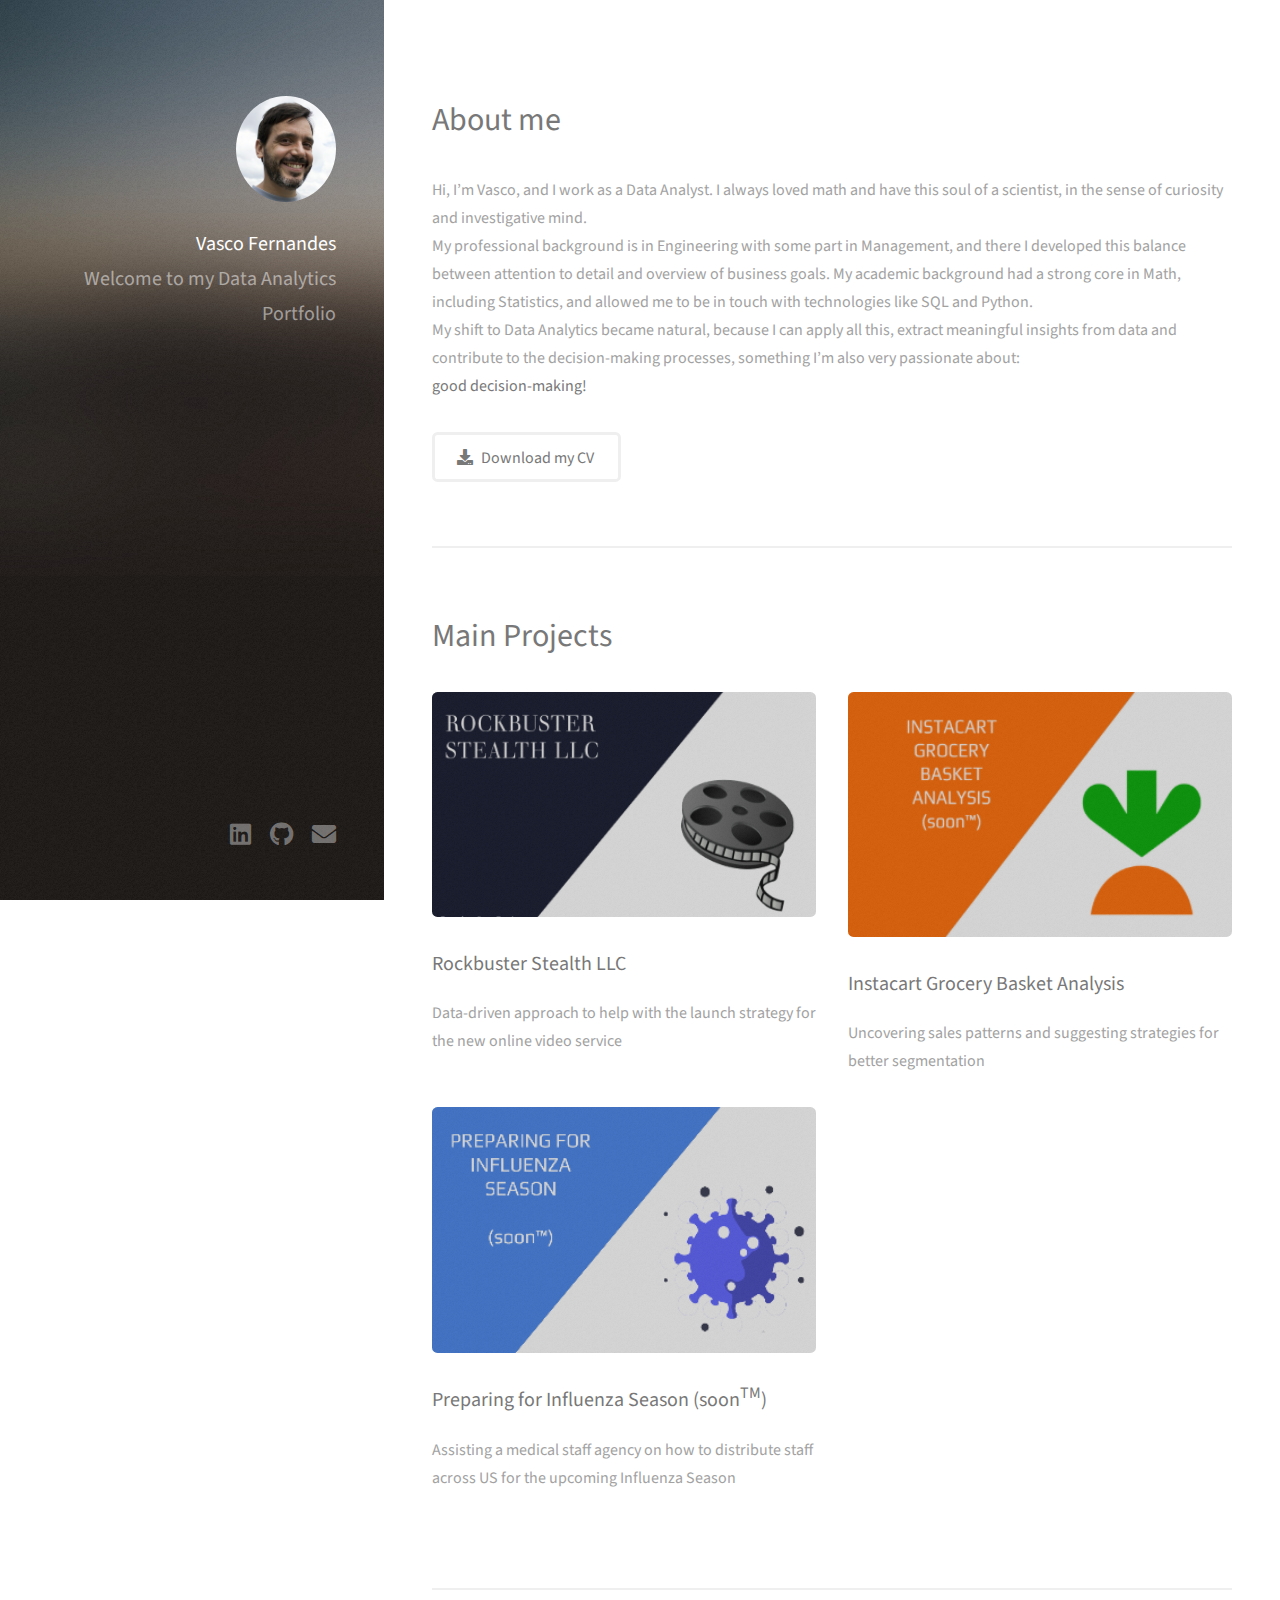
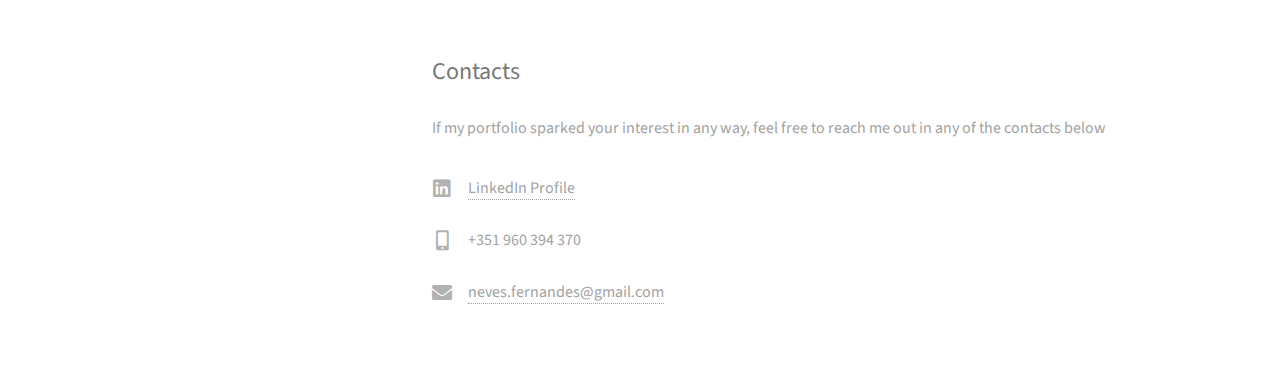
<file: index.html>
<!DOCTYPE HTML>
<!--
	Strata by HTML5 UP
	html5up.net | @ajlkn
	Free for personal and commercial use under the CCA 3.0 license (html5up.net/license)
-->
<html>
	<head>
		<title>Data Analytics Portfolio</title>
		<meta charset="utf-8" />
		<meta name="viewport" content="width=device-width, initial-scale=1, user-scalable=no" />
		<link rel="stylesheet" href="assets/css/main.css" />
	</head>
	<body class="is-preload">

		<!-- Header -->
			<header id="header">
				<div class="inner">
					<a class="image avatar"><img src="images/thumbs/avatar.jpg" alt="Thumbnail Photo" /></a>
					<h1><strong>Vasco Fernandes</strong></h1>
					<h1>Welcome to my Data Analytics Portfolio</h1>
				</div>
				<!-- Footer -->
				<footer id="footer">
					<div class="inner">
						<ul class="icons">
							<li><a href="https://www.linkedin.com/in/vasconevesfernandes/" class="icon brands fa-linkedin"><span class="label">LinkedIn</span></a></li>
							<li><a href="https://github.com/NevesFernandes" class="icon brands fa-github"><span class="label">Github</span></a></li>
							<li><a href="mailto:neves.fernandes@gmail.com" class="icon solid fa-envelope"><span class="label">Email</span></a></li>
						</ul>
					</div>
				</footer>
			</header>
		

		<!-- Main -->
			<div id="main">

				<!-- About me -->
					<section id="about">
						<header class="major">
							<h2>About me</h2>
						</header>
						<p class="justified">
							Hi, I’m Vasco, and I work as a Data Analyst. I always loved math and have this soul of a
							scientist, in the sense of curiosity and investigative mind.<br / >My professional
							background is in Engineering with some part in Management, and there I developed this balance
							between attention to detail and overview of business goals.
							My academic background had a strong core in Math, including Statistics,
							and allowed me to be in touch with technologies like SQL and Python.<br />
							My shift to Data Analytics became natural, because I can apply all this, extract meaningful
							insights from data and contribute to the decision-making processes, something I’m also very
							passionate about:<br /> <b>good decision-making!</b></p>
						<ul class="actions">
							<li><a href="docs/Vasco_Fernandes_Resume.pdf" target="_blank" class="button icon solid fa-download">Download my CV</a></li>
						</ul>
					</section>

				<!-- Main Projects -->
					<section id="projects">
						<header class="major">
							<h2>Main Projects</h2>
						</header>
						<div class="row">
							<article class="col-6 col-12-xsmall">
								<a href="rockbuster.html" class="image fit thumb"><img src="images/fulls/rockbuster_front.png" alt="RockBuster Project" /></a>
								<h3>Rockbuster Stealth LLC</h3>
								<p>Data-driven approach to help with the launch strategy for the new online video service</p>
							</article>
							<article class="col-6 col-12-xsmall">
								<a href="instacart.html" class="image fit thumb"><img src="images/fulls/instacart_front.png" alt="Instacart Project" /></a>
								<h3>Instacart Grocery Basket Analysis</h3>
								<p>Uncovering sales patterns and suggesting strategies for better segmentation</p>
							</article>
							<article class="col-6 col-12-xsmall">
								<a href="#projects" class="image fit thumb"><img src="images/fulls/influenza_front.png" alt="Influenza Project" /></a>
								<h3>Preparing for Influenza Season (soon<sup>TM</sup>)</h3>
								<p>Assisting a medical staff agency on how to distribute staff across US for the upcoming Influenza Season</p>
							</article>
						</div>
					</section>
				<!-- Three -->
					<section id="contacts">
						<h2>Contacts</h2>
						<p>If my portfolio sparked your interest in any way, feel free to reach me out in any of the contacts below</p>
						<div class="row">
							<div class="col-4 col-12-small">
								<ul class="labeled-icons">
									<li>
										<h3 class="icon brands fa-linkedin"><span class="label">LinkedIn</span></h3>
										<a href="https://www.linkedin.com/in/vasconevesfernandes/">LinkedIn Profile</a>
									</li>
									<li>
										<h3 class="icon solid fa-mobile-alt"><span class="label">Mobile</span></h3>
										+351 960 394 370
									</li>
									<li>
										<h3 class="icon solid fa-envelope"><span class="label">Email</span></h3>
										<a href="mailto:neves.fernandes@gmail.com">neves.fernandes@gmail.com</a>
									</li>
								</ul>
							</div>
						</div>
					</section>	
			</div>
			

		<!-- Scripts -->
			<script src="assets/js/jquery.min.js"></script>
			<script src="assets/js/jquery.poptrox.min.js"></script>
			<script src="assets/js/browser.min.js"></script>
			<script src="assets/js/breakpoints.min.js"></script>
			<script src="assets/js/util.js"></script>
			<script src="assets/js/main.js"></script>

	</body>
</html>
</file>
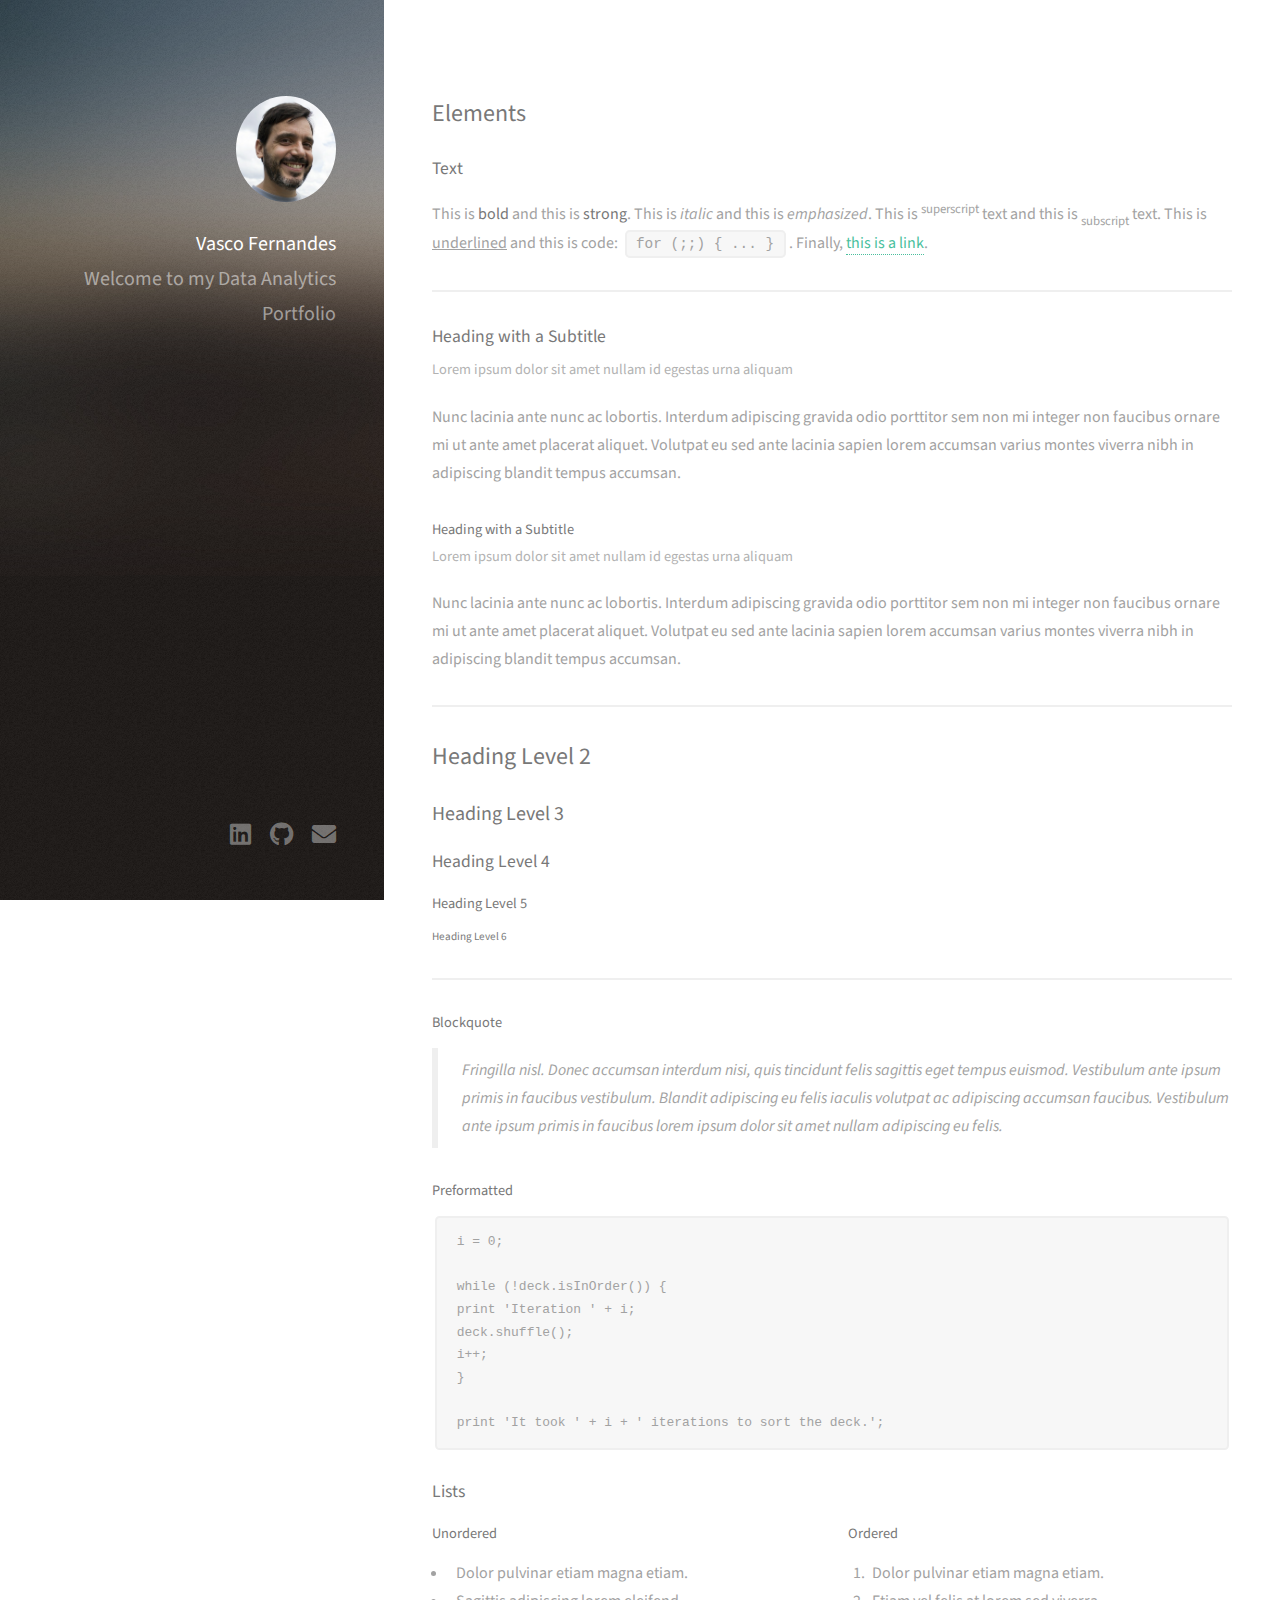
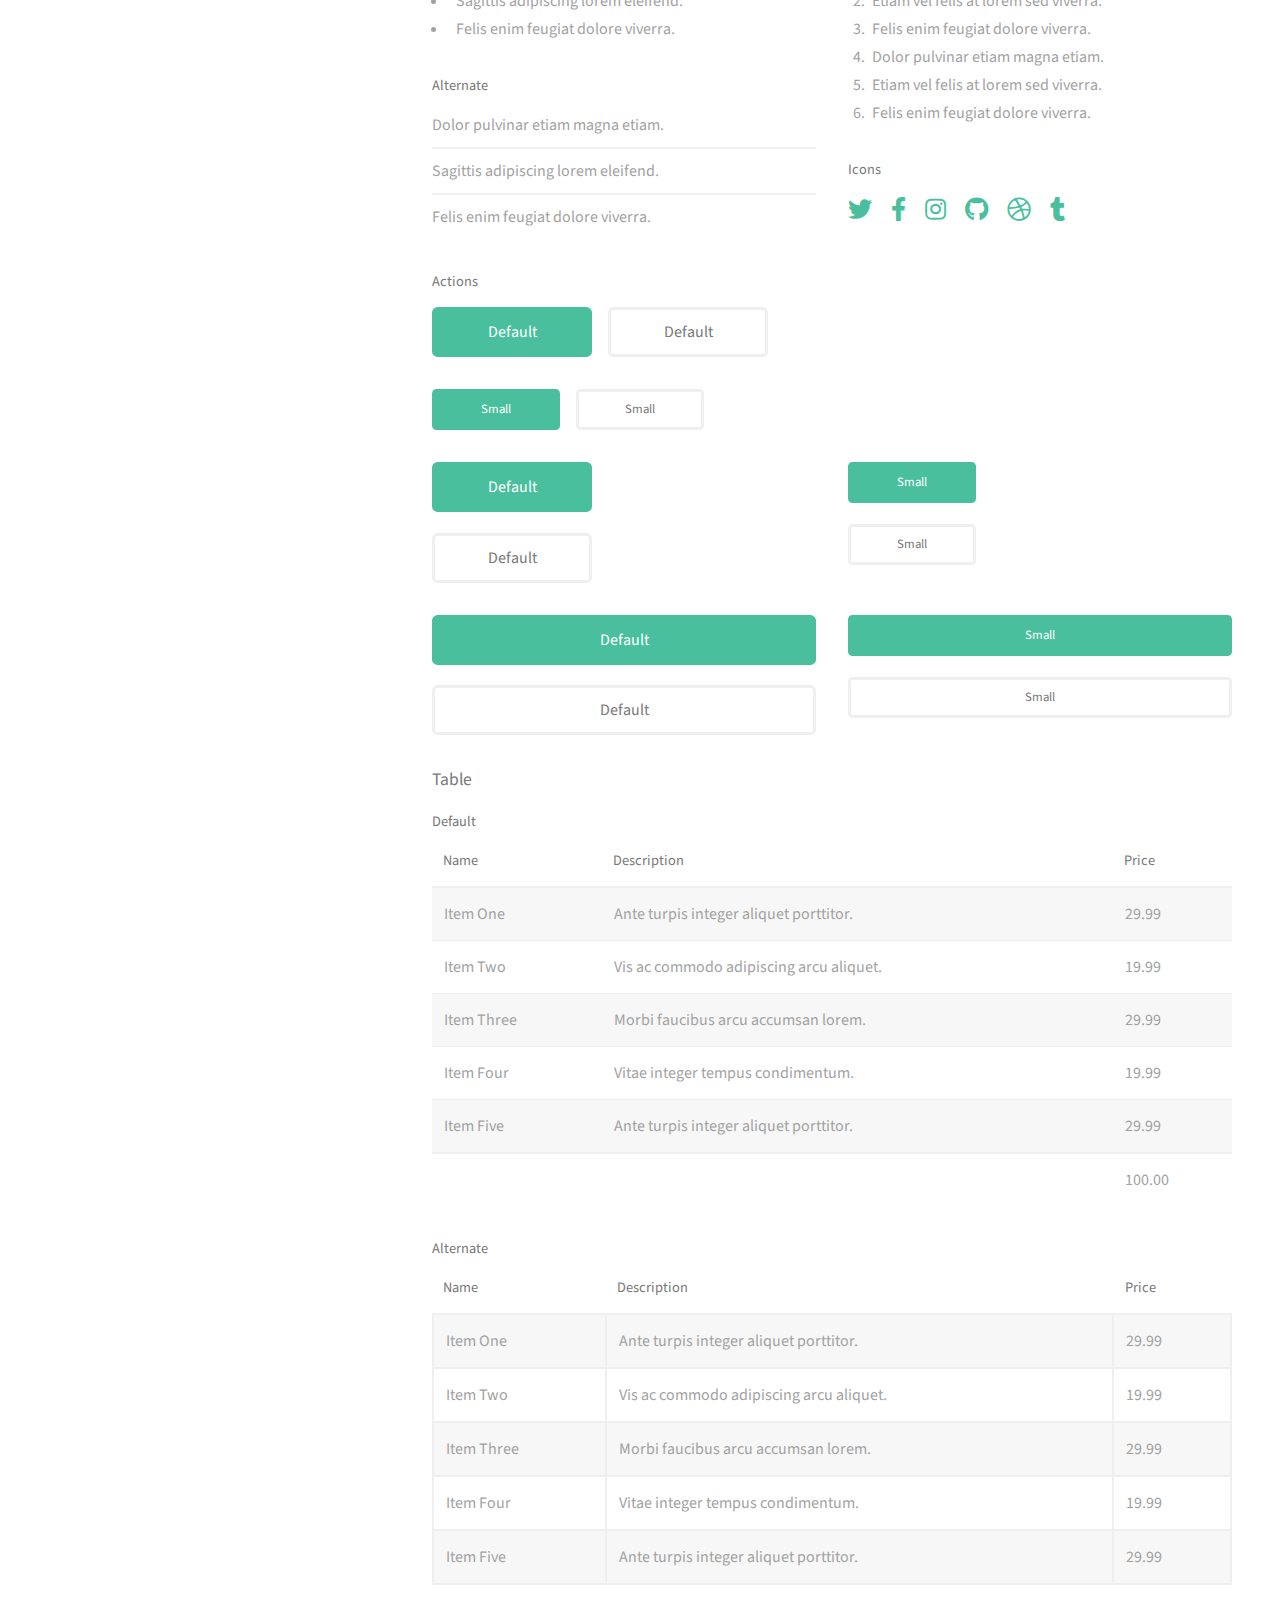
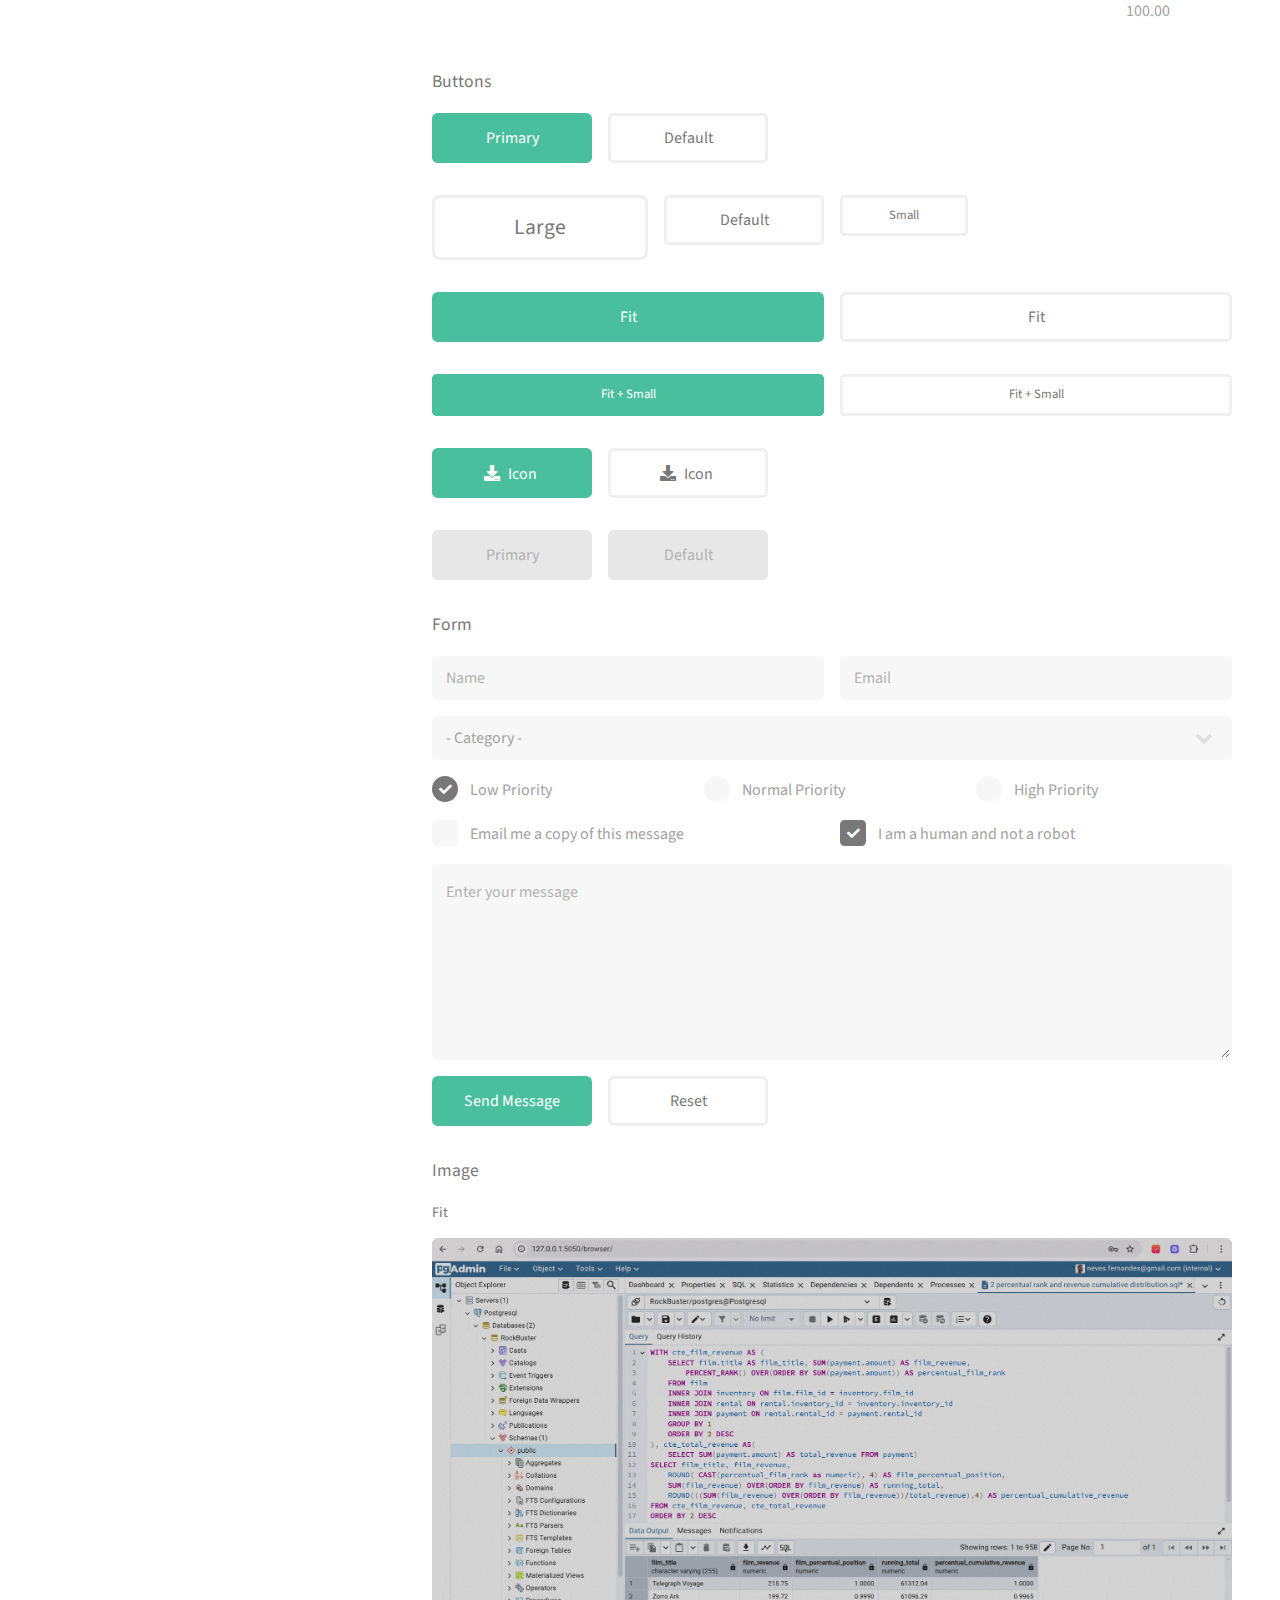
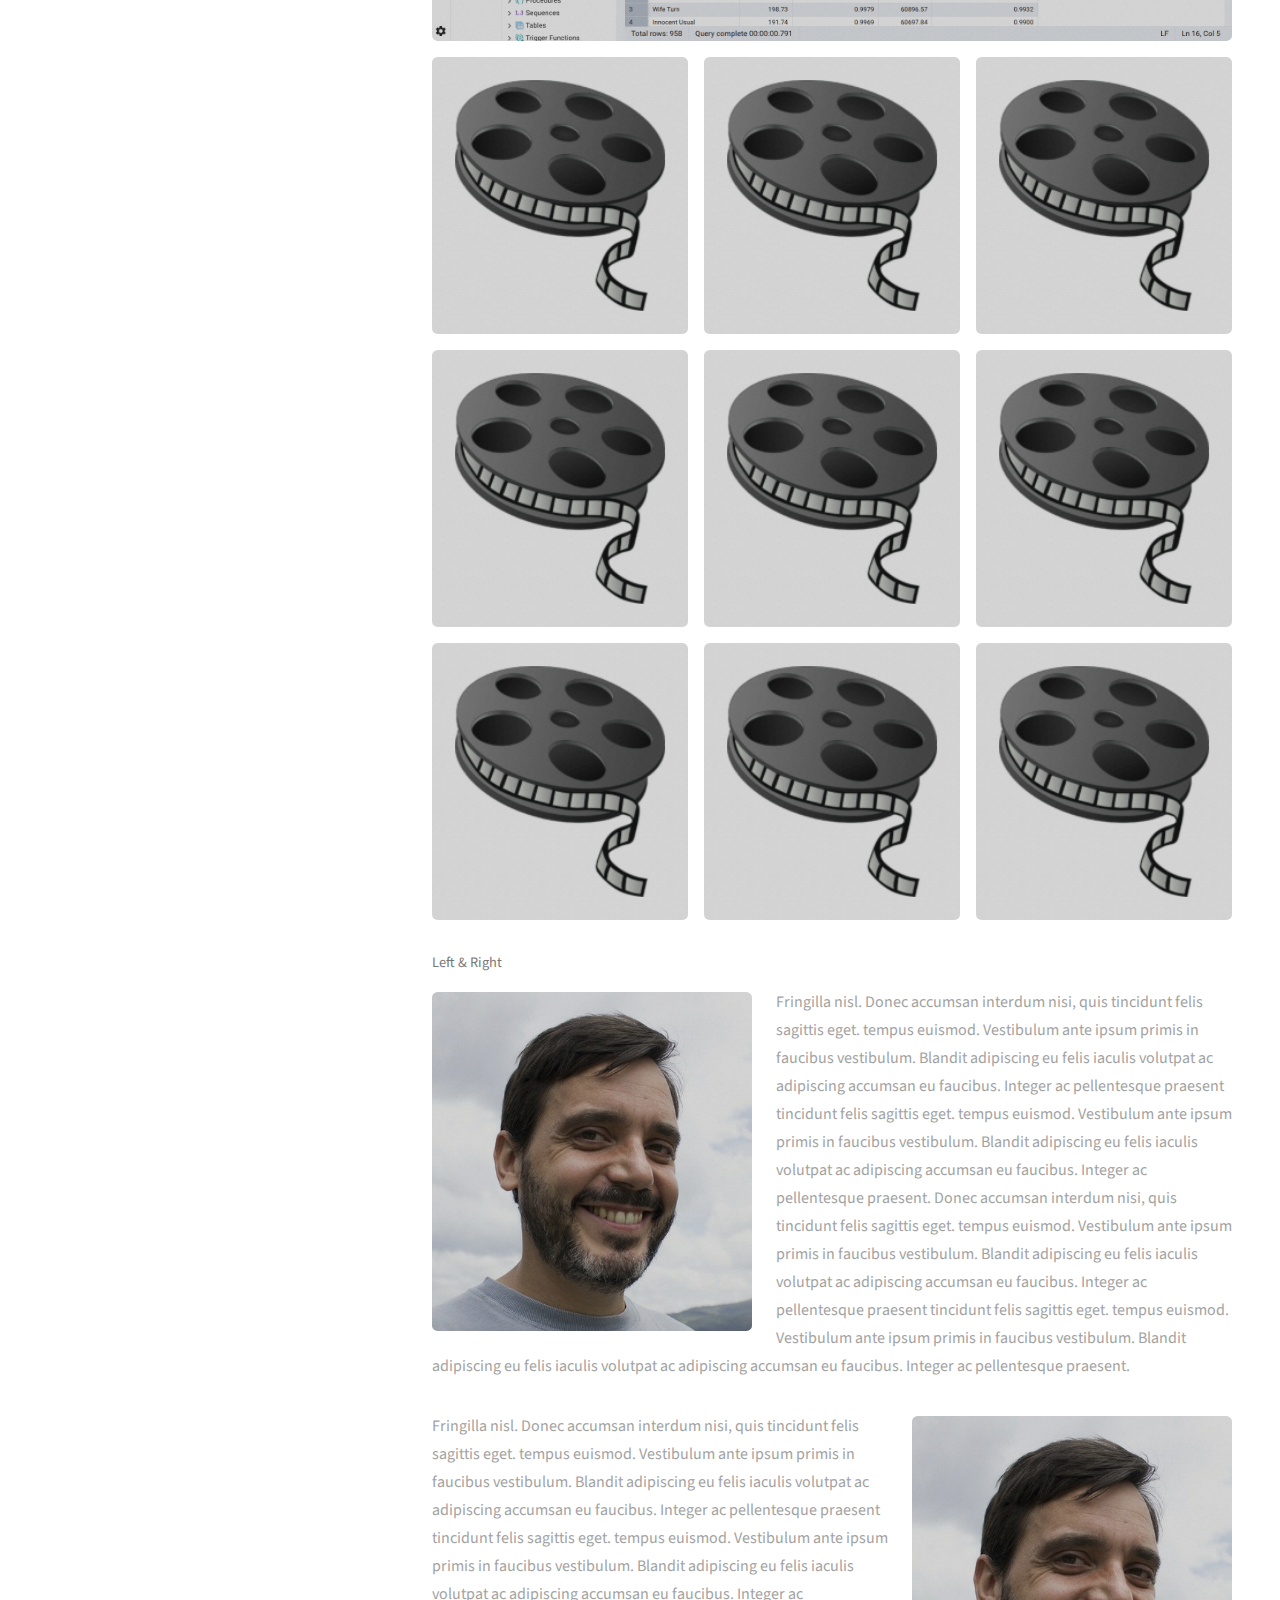
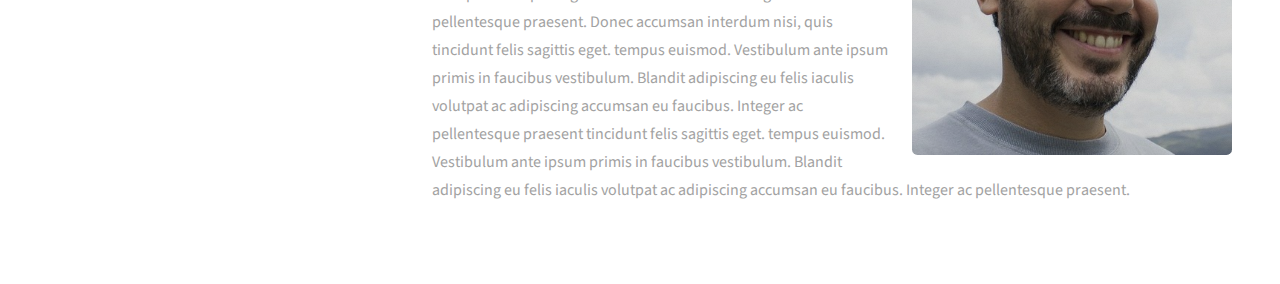
<file: elements.html>
<!DOCTYPE HTML>
<!--
	Strata by HTML5 UP
	html5up.net | @ajlkn
	Free for personal and commercial use under the CCA 3.0 license (html5up.net/license)
-->
<html>
	<head>
		<title>Data Analytics Portfolio</title>
		<meta charset="utf-8" />
		<meta name="viewport" content="width=device-width, initial-scale=1, user-scalable=no" />
		<link rel="stylesheet" href="assets/css/main.css" />
	</head>
	<body class="is-preload">

		<!-- Header -->
			<header id="header">
				<div class="inner">
					<a href="#" class="image avatar"><img src="images/avatar.jpg" alt="" /></a>
					<h1><strong>Vasco Fernandes</strong></h1>
					<h1>Welcome to my Data Analytics Portfolio</h1>
				</div>
				<!-- Footer -->
				<footer id="footer">
					<div class="inner">
						<ul class="icons">
							<li><a href="https://www.linkedin.com/in/vasco-fernandes-404b7722/" class="icon brands fa-linkedin"><span class="label">LinkedIn</span></a></li>
							<li><a href="https://github.com/NevesFernandes" class="icon brands fa-github"><span class="label">Github</span></a></li>
							<li><a href="mailto:neves.fernandes@gmail.com" class="icon solid fa-envelope"><span class="label">Email</span></a></li>
						</ul>
					</div>
				</footer>
			</header>
		

		<!-- Main -->
			<div id="main">
				<!-- Four -->
				
					<section id="four">
						<h2>Elements</h2>

						<section>
							<h4>Text</h4>
							<p>This is <b>bold</b> and this is <strong>strong</strong>. This is <i>italic</i> and this is <em>emphasized</em>.
							This is <sup>superscript</sup> text and this is <sub>subscript</sub> text.
							This is <u>underlined</u> and this is code: <code>for (;;) { ... }</code>. Finally, <a href="#">this is a link</a>.</p>
							<hr />
							<header>
								<h4>Heading with a Subtitle</h4>
								<p>Lorem ipsum dolor sit amet nullam id egestas urna aliquam</p>
							</header>
							<p>Nunc lacinia ante nunc ac lobortis. Interdum adipiscing gravida odio porttitor sem non mi integer non faucibus ornare mi ut ante amet placerat aliquet. Volutpat eu sed ante lacinia sapien lorem accumsan varius montes viverra nibh in adipiscing blandit tempus accumsan.</p>
							<header>
								<h5>Heading with a Subtitle</h5>
								<p>Lorem ipsum dolor sit amet nullam id egestas urna aliquam</p>
							</header>
							<p>Nunc lacinia ante nunc ac lobortis. Interdum adipiscing gravida odio porttitor sem non mi integer non faucibus ornare mi ut ante amet placerat aliquet. Volutpat eu sed ante lacinia sapien lorem accumsan varius montes viverra nibh in adipiscing blandit tempus accumsan.</p>
							<hr />
							<h2>Heading Level 2</h2>
							<h3>Heading Level 3</h3>
							<h4>Heading Level 4</h4>
							<h5>Heading Level 5</h5>
							<h6>Heading Level 6</h6>
							<hr />
							<h5>Blockquote</h5>
							<blockquote>Fringilla nisl. Donec accumsan interdum nisi, quis tincidunt felis sagittis eget tempus euismod. Vestibulum ante ipsum primis in faucibus vestibulum. Blandit adipiscing eu felis iaculis volutpat ac adipiscing accumsan faucibus. Vestibulum ante ipsum primis in faucibus lorem ipsum dolor sit amet nullam adipiscing eu felis.</blockquote>
							<h5>Preformatted</h5>
							<pre><code>i = 0;

while (!deck.isInOrder()) {
print 'Iteration ' + i;
deck.shuffle();
i++;
}

print 'It took ' + i + ' iterations to sort the deck.';</code></pre>
						</section>

						<section>
							<h4>Lists</h4>
							<div class="row">
								<div class="col-6 col-12-xsmall">
									<h5>Unordered</h5>
									<ul>
										<li>Dolor pulvinar etiam magna etiam.</li>
										<li>Sagittis adipiscing lorem eleifend.</li>
										<li>Felis enim feugiat dolore viverra.</li>
									</ul>
									<h5>Alternate</h5>
									<ul class="alt">
										<li>Dolor pulvinar etiam magna etiam.</li>
										<li>Sagittis adipiscing lorem eleifend.</li>
										<li>Felis enim feugiat dolore viverra.</li>
									</ul>
								</div>
								<div class="col-6 col-12-xsmall">
									<h5>Ordered</h5>
									<ol>
										<li>Dolor pulvinar etiam magna etiam.</li>
										<li>Etiam vel felis at lorem sed viverra.</li>
										<li>Felis enim feugiat dolore viverra.</li>
										<li>Dolor pulvinar etiam magna etiam.</li>
										<li>Etiam vel felis at lorem sed viverra.</li>
										<li>Felis enim feugiat dolore viverra.</li>
									</ol>
									<h5>Icons</h5>
									<ul class="icons">
										<li><a href="#" class="icon brands fa-twitter"><span class="label">Twitter</span></a></li>
										<li><a href="#" class="icon brands fa-facebook-f"><span class="label">Facebook</span></a></li>
										<li><a href="#" class="icon brands fa-instagram"><span class="label">Instagram</span></a></li>
										<li><a href="#" class="icon brands fa-github"><span class="label">Github</span></a></li>
										<li><a href="#" class="icon brands fa-dribbble"><span class="label">Dribbble</span></a></li>
										<li><a href="#" class="icon brands fa-tumblr"><span class="label">Tumblr</span></a></li>
									</ul>
								</div>
							</div>
							<h5>Actions</h5>
							<ul class="actions">
								<li><a href="#" class="button primary">Default</a></li>
								<li><a href="#" class="button">Default</a></li>
							</ul>
							<ul class="actions small">
								<li><a href="#" class="button primary small">Small</a></li>
								<li><a href="#" class="button small">Small</a></li>
							</ul>
							<div class="row">
								<div class="col-6 col-12-small">
									<ul class="actions stacked">
										<li><a href="#" class="button primary">Default</a></li>
										<li><a href="#" class="button">Default</a></li>
									</ul>
								</div>
								<div class="col-6 col-12-small">
									<ul class="actions stacked">
										<li><a href="#" class="button primary small">Small</a></li>
										<li><a href="#" class="button small">Small</a></li>
									</ul>
								</div>
								<div class="col-6 col-12-small">
									<ul class="actions stacked">
										<li><a href="#" class="button primary fit">Default</a></li>
										<li><a href="#" class="button fit">Default</a></li>
									</ul>
								</div>
								<div class="col-6 col-12-small">
									<ul class="actions stacked">
										<li><a href="#" class="button primary small fit">Small</a></li>
										<li><a href="#" class="button small fit">Small</a></li>
									</ul>
								</div>
							</div>
						</section>

						<section>
							<h4>Table</h4>
							<h5>Default</h5>
							<div class="table-wrapper">
								<table>
									<thead>
										<tr>
											<th>Name</th>
											<th>Description</th>
											<th>Price</th>
										</tr>
									</thead>
									<tbody>
										<tr>
											<td>Item One</td>
											<td>Ante turpis integer aliquet porttitor.</td>
											<td>29.99</td>
										</tr>
										<tr>
											<td>Item Two</td>
											<td>Vis ac commodo adipiscing arcu aliquet.</td>
											<td>19.99</td>
										</tr>
										<tr>
											<td>Item Three</td>
											<td> Morbi faucibus arcu accumsan lorem.</td>
											<td>29.99</td>
										</tr>
										<tr>
											<td>Item Four</td>
											<td>Vitae integer tempus condimentum.</td>
											<td>19.99</td>
										</tr>
										<tr>
											<td>Item Five</td>
											<td>Ante turpis integer aliquet porttitor.</td>
											<td>29.99</td>
										</tr>
									</tbody>
									<tfoot>
										<tr>
											<td colspan="2"></td>
											<td>100.00</td>
										</tr>
									</tfoot>
								</table>
							</div>

							<h5>Alternate</h5>
							<div class="table-wrapper">
								<table class="alt">
									<thead>
										<tr>
											<th>Name</th>
											<th>Description</th>
											<th>Price</th>
										</tr>
									</thead>
									<tbody>
										<tr>
											<td>Item One</td>
											<td>Ante turpis integer aliquet porttitor.</td>
											<td>29.99</td>
										</tr>
										<tr>
											<td>Item Two</td>
											<td>Vis ac commodo adipiscing arcu aliquet.</td>
											<td>19.99</td>
										</tr>
										<tr>
											<td>Item Three</td>
											<td> Morbi faucibus arcu accumsan lorem.</td>
											<td>29.99</td>
										</tr>
										<tr>
											<td>Item Four</td>
											<td>Vitae integer tempus condimentum.</td>
											<td>19.99</td>
										</tr>
										<tr>
											<td>Item Five</td>
											<td>Ante turpis integer aliquet porttitor.</td>
											<td>29.99</td>
										</tr>
									</tbody>
									<tfoot>
										<tr>
											<td colspan="2"></td>
											<td>100.00</td>
										</tr>
									</tfoot>
								</table>
							</div>
						</section>

						<section>
							<h4>Buttons</h4>
							<ul class="actions">
								<li><a href="#" class="button primary">Primary</a></li>
								<li><a href="#" class="button">Default</a></li>
							</ul>
							<ul class="actions">
								<li><a href="#" class="button large">Large</a></li>
								<li><a href="#" class="button">Default</a></li>
								<li><a href="#" class="button small">Small</a></li>
							</ul>
							<ul class="actions fit">
								<li><a href="#" class="button primary fit">Fit</a></li>
								<li><a href="#" class="button fit">Fit</a></li>
							</ul>
							<ul class="actions fit small">
								<li><a href="#" class="button primary fit small">Fit + Small</a></li>
								<li><a href="#" class="button fit small">Fit + Small</a></li>
							</ul>
							<ul class="actions">
								<li><a href="#" class="button primary icon solid fa-download">Icon</a></li>
								<li><a href="#" class="button icon solid fa-download">Icon</a></li>
							</ul>
							<ul class="actions">
								<li><span class="button primary disabled">Primary</span></li>
								<li><span class="button disabled">Default</span></li>
							</ul>
						</section>

						<section>
							<h4>Form</h4>
							<form method="post" action="#">
								<div class="row gtr-uniform gtr-50">
									<div class="col-6 col-12-xsmall">
										<input type="text" name="demo-name" id="demo-name" value="" placeholder="Name" />
									</div>
									<div class="col-6 col-12-xsmall">
										<input type="email" name="demo-email" id="demo-email" value="" placeholder="Email" />
									</div>
									<div class="col-12">
										<select name="demo-category" id="demo-category">
											<option value="">- Category -</option>
											<option value="1">Manufacturing</option>
											<option value="1">Shipping</option>
											<option value="1">Administration</option>
											<option value="1">Human Resources</option>
										</select>
									</div>
									<div class="col-4 col-12-small">
										<input type="radio" id="demo-priority-low" name="demo-priority" checked>
										<label for="demo-priority-low">Low Priority</label>
									</div>
									<div class="col-4 col-12-small">
										<input type="radio" id="demo-priority-normal" name="demo-priority">
										<label for="demo-priority-normal">Normal Priority</label>
									</div>
									<div class="col-4 col-12-small">
										<input type="radio" id="demo-priority-high" name="demo-priority">
										<label for="demo-priority-high">High Priority</label>
									</div>
									<div class="col-6 col-12-small">
										<input type="checkbox" id="demo-copy" name="demo-copy">
										<label for="demo-copy">Email me a copy of this message</label>
									</div>
									<div class="col-6 col-12-small">
										<input type="checkbox" id="demo-human" name="demo-human" checked>
										<label for="demo-human">I am a human and not a robot</label>
									</div>
									<div class="col-12">
										<textarea name="demo-message" id="demo-message" placeholder="Enter your message" rows="6"></textarea>
									</div>
									<div class="col-12">
										<ul class="actions">
											<li><input type="submit" value="Send Message" class="primary" /></li>
											<li><input type="reset" value="Reset" /></li>
										</ul>
									</div>
								</div>
							</form>
						</section>

						<section>
							<h4>Image</h4>
							<h5>Fit</h5>
							<div class="box alt">
								<div class="row gtr-50 gtr-uniform">
									<div class="col-12"><span class="image fit"><img src="images/fulls/pgadmin4.png" alt="" /></span></div>
									<div class="col-4"><span class="image fit"><img src="images/thumbs/rockbuster_logo.png" alt="" /></span></div>
									<div class="col-4"><span class="image fit"><img src="images/thumbs/rockbuster_logo.png" alt="" /></span></div>
									<div class="col-4"><span class="image fit"><img src="images/thumbs/rockbuster_logo.png" alt="" /></span></div>
									<div class="col-4"><span class="image fit"><img src="images/thumbs/rockbuster_logo.png" alt="" /></span></div>
									<div class="col-4"><span class="image fit"><img src="images/thumbs/rockbuster_logo.png" alt="" /></span></div>
									<div class="col-4"><span class="image fit"><img src="images/thumbs/rockbuster_logo.png" alt="" /></span></div>
									<div class="col-4"><span class="image fit"><img src="images/thumbs/rockbuster_logo.png" alt="" /></span></div>
									<div class="col-4"><span class="image fit"><img src="images/thumbs/rockbuster_logo.png" alt="" /></span></div>
									<div class="col-4"><span class="image fit"><img src="images/thumbs/rockbuster_logo.png" alt="" /></span></div>
								</div>
							</div>
							<h5>Left &amp; Right</h5>
							<p><span class="image left"><img src="images/avatar.jpg" alt="" /></span>Fringilla nisl. Donec accumsan interdum nisi, quis tincidunt felis sagittis eget. tempus euismod. Vestibulum ante ipsum primis in faucibus vestibulum. Blandit adipiscing eu felis iaculis volutpat ac adipiscing accumsan eu faucibus. Integer ac pellentesque praesent tincidunt felis sagittis eget. tempus euismod. Vestibulum ante ipsum primis in faucibus vestibulum. Blandit adipiscing eu felis iaculis volutpat ac adipiscing accumsan eu faucibus. Integer ac pellentesque praesent. Donec accumsan interdum nisi, quis tincidunt felis sagittis eget. tempus euismod. Vestibulum ante ipsum primis in faucibus vestibulum. Blandit adipiscing eu felis iaculis volutpat ac adipiscing accumsan eu faucibus. Integer ac pellentesque praesent tincidunt felis sagittis eget. tempus euismod. Vestibulum ante ipsum primis in faucibus vestibulum. Blandit adipiscing eu felis iaculis volutpat ac adipiscing accumsan eu faucibus. Integer ac pellentesque praesent.</p>
							<p><span class="image right"><img src="images/avatar.jpg" alt="" /></span>Fringilla nisl. Donec accumsan interdum nisi, quis tincidunt felis sagittis eget. tempus euismod. Vestibulum ante ipsum primis in faucibus vestibulum. Blandit adipiscing eu felis iaculis volutpat ac adipiscing accumsan eu faucibus. Integer ac pellentesque praesent tincidunt felis sagittis eget. tempus euismod. Vestibulum ante ipsum primis in faucibus vestibulum. Blandit adipiscing eu felis iaculis volutpat ac adipiscing accumsan eu faucibus. Integer ac pellentesque praesent. Donec accumsan interdum nisi, quis tincidunt felis sagittis eget. tempus euismod. Vestibulum ante ipsum primis in faucibus vestibulum. Blandit adipiscing eu felis iaculis volutpat ac adipiscing accumsan eu faucibus. Integer ac pellentesque praesent tincidunt felis sagittis eget. tempus euismod. Vestibulum ante ipsum primis in faucibus vestibulum. Blandit adipiscing eu felis iaculis volutpat ac adipiscing accumsan eu faucibus. Integer ac pellentesque praesent.</p>
						</section>

					</section>

			</div>


		<!-- Scripts -->
			<script src="assets/js/jquery.min.js"></script>
			<script src="assets/js/jquery.poptrox.min.js"></script>
			<script src="assets/js/browser.min.js"></script>
			<script src="assets/js/breakpoints.min.js"></script>
			<script src="assets/js/util.js"></script>
			<script src="assets/js/main.js"></script>

	</body>
</html>
</file>
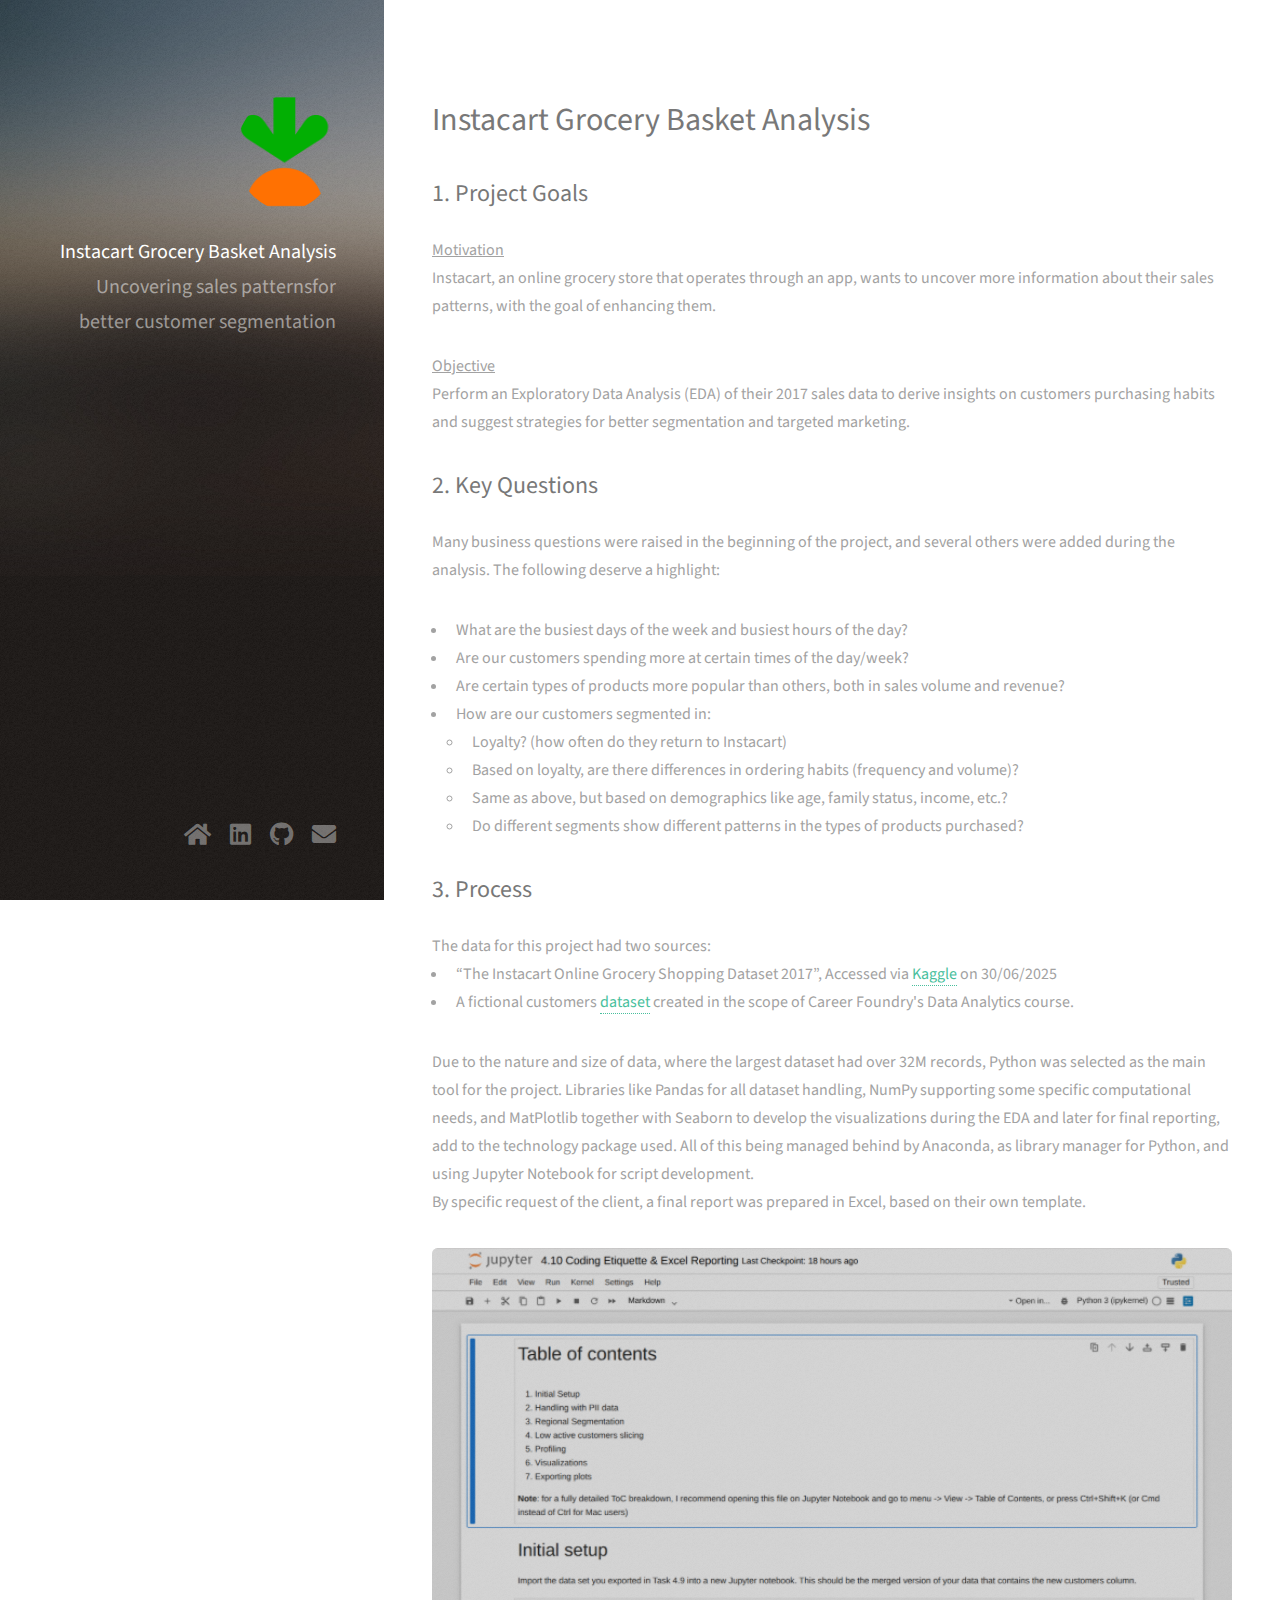
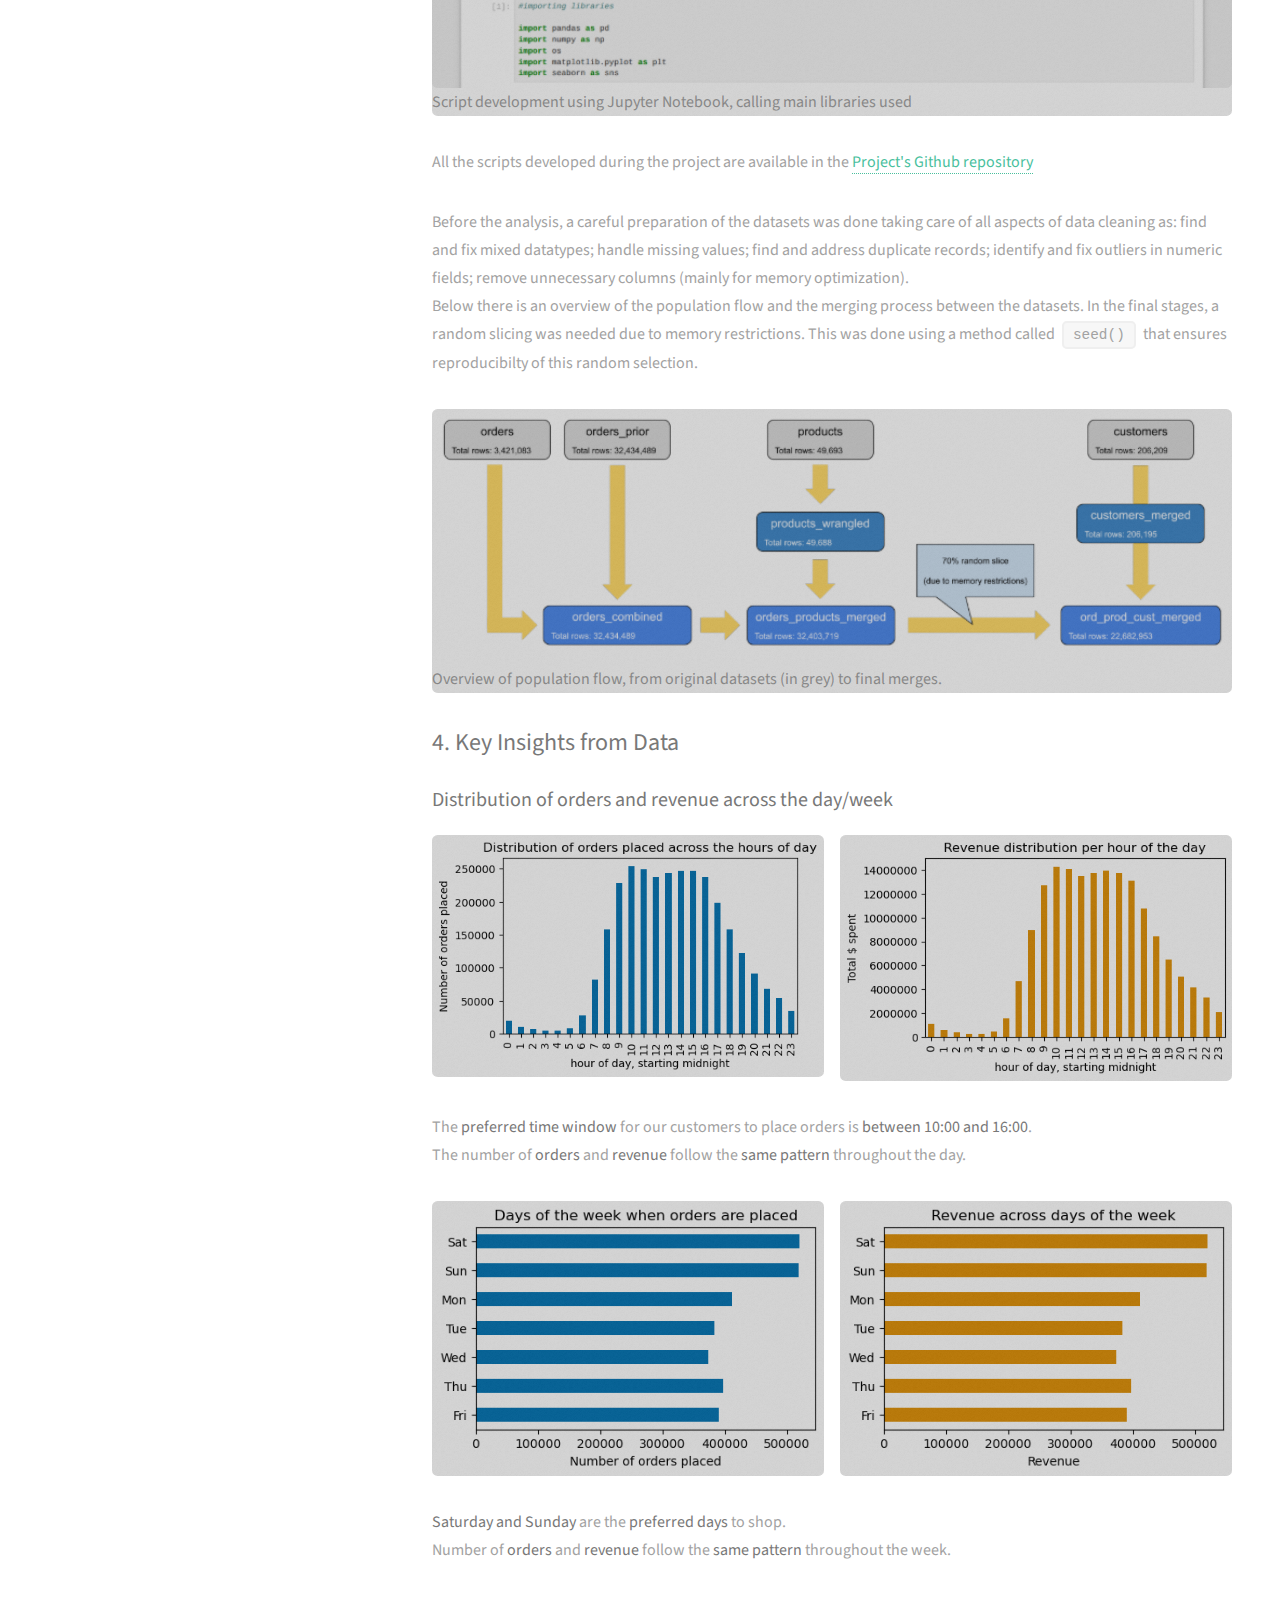
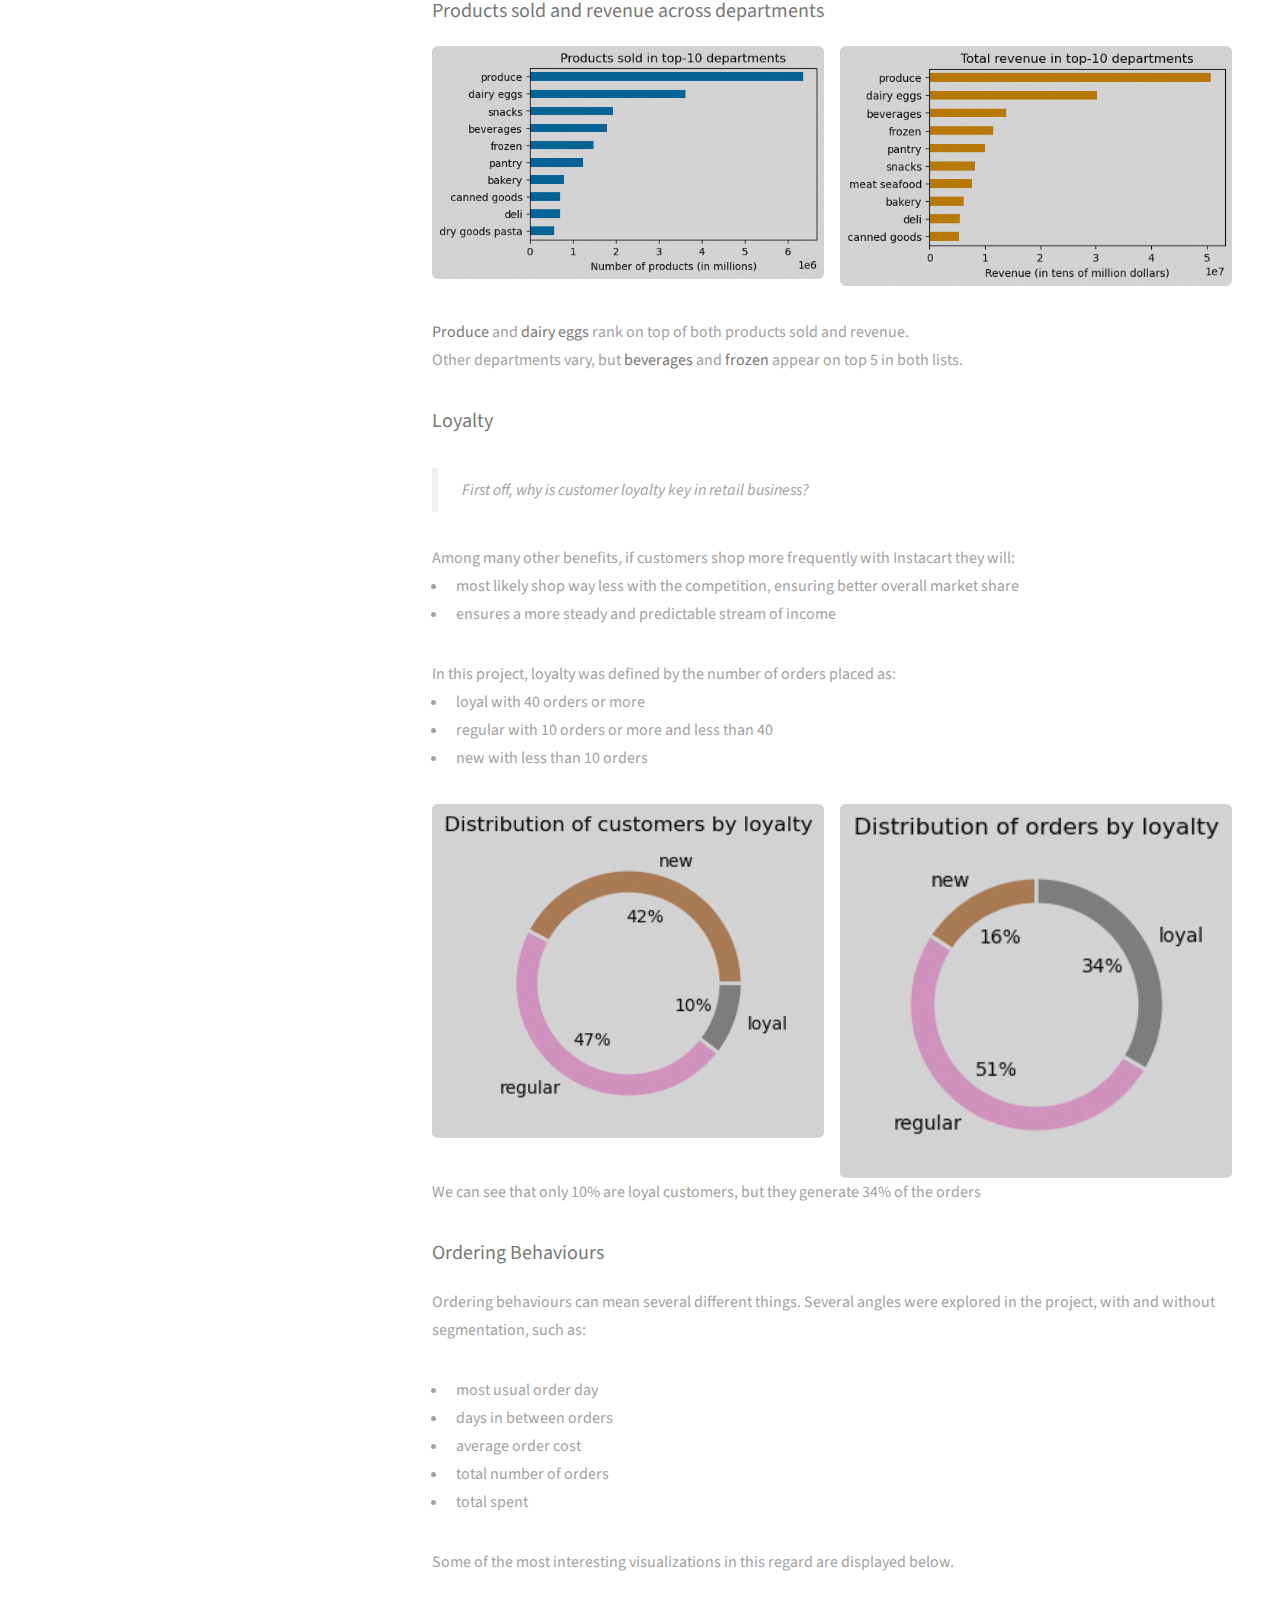
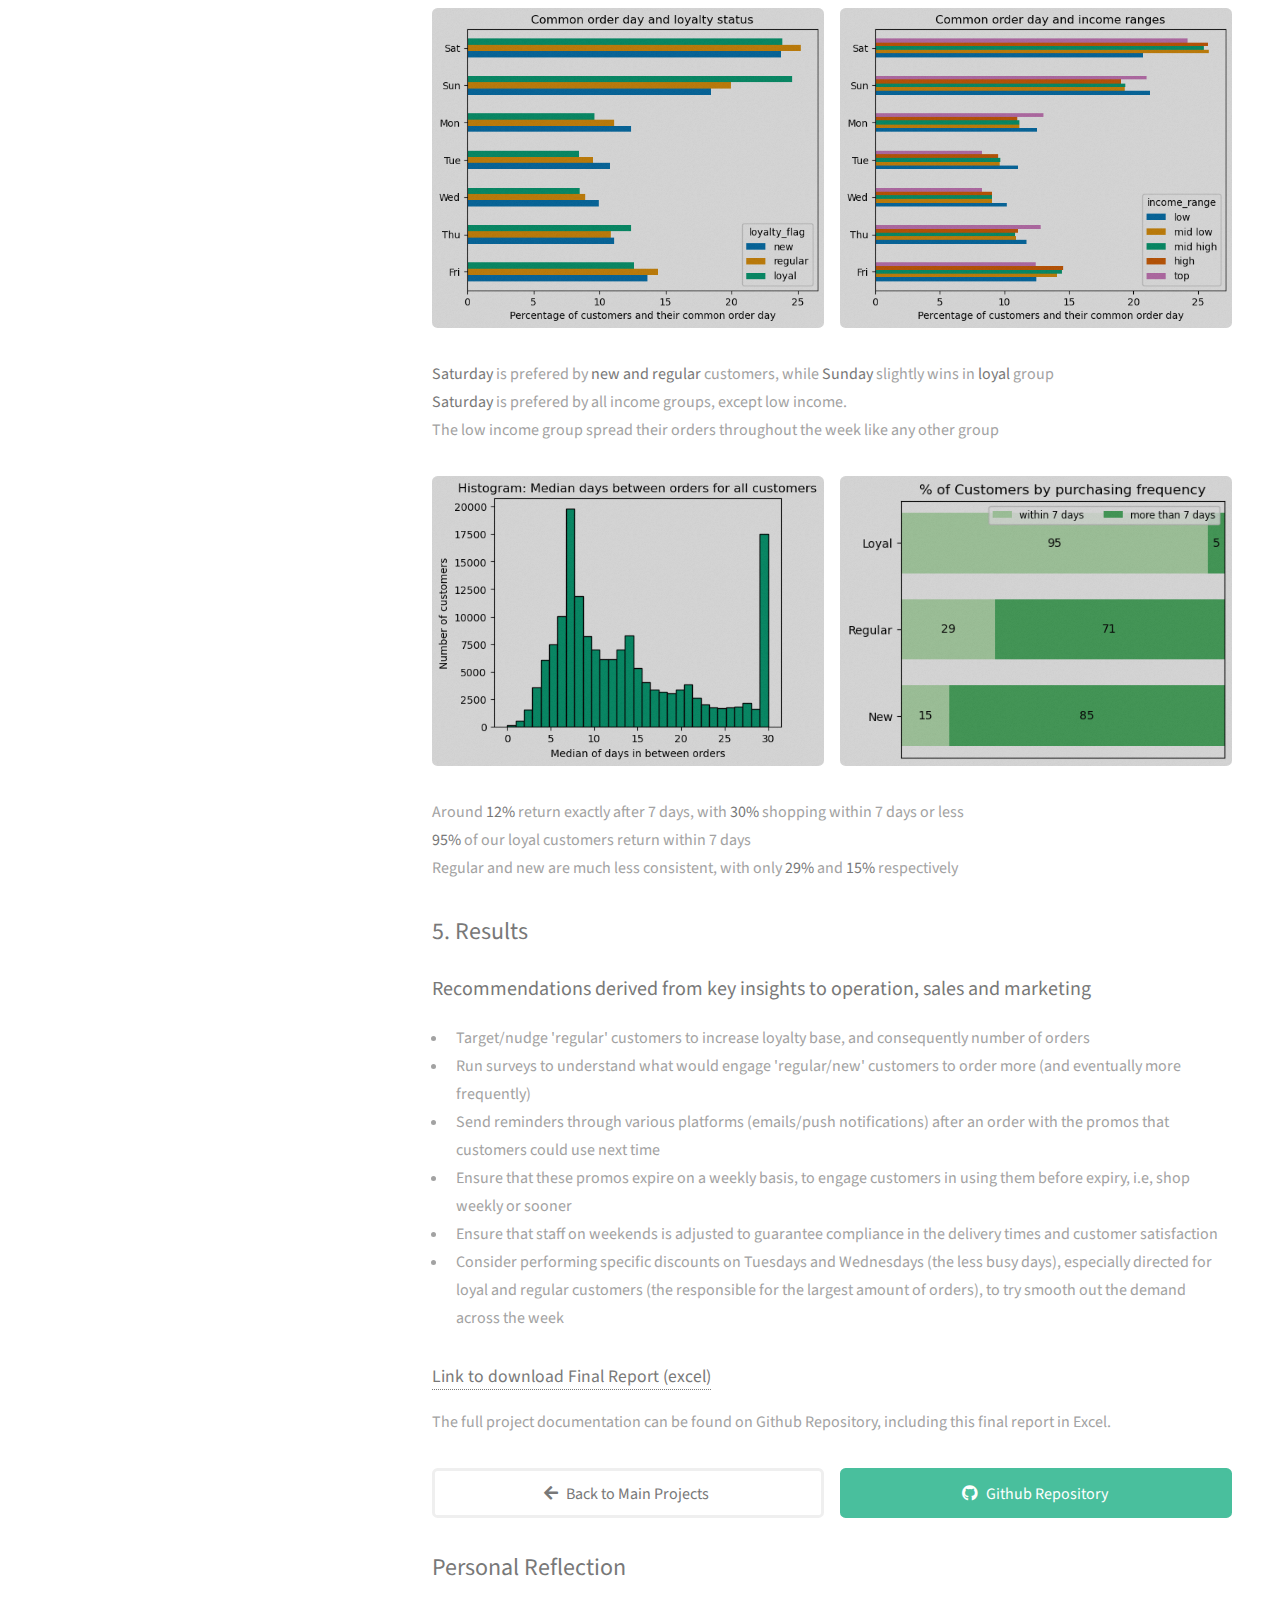
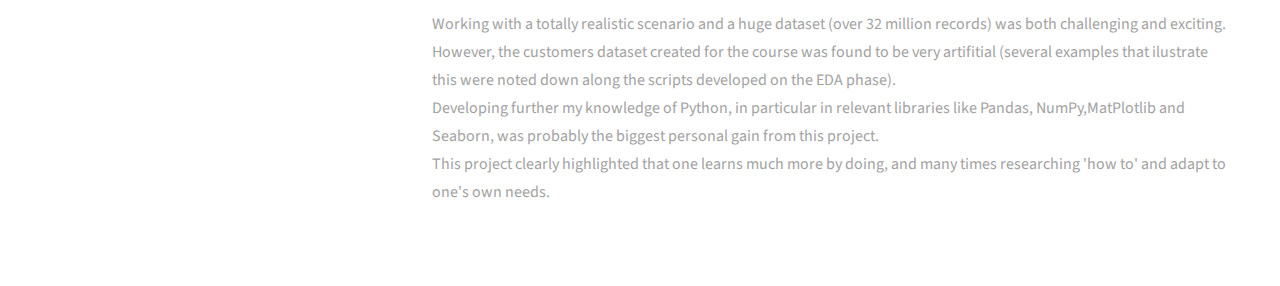
<file: instacart.html>
<!DOCTYPE HTML>
<!--
	Strata by HTML5 UP
	html5up.net | @ajlkn
	Free for personal and commercial use under the CCA 3.0 license (html5up.net/license)
-->
<html>
	<head>
		<title>Data Analytics Portfolio</title>
		<meta charset="utf-8" />
		<meta name="viewport" content="width=device-width, initial-scale=1, user-scalable=no" />
		<link rel="stylesheet" href="assets/css/main.css" />
	</head>
	<body class="is-preload">
		<!-- Header -->
			<header id="header">
				<div class="inner">
					<a class="image avatar"><img src="images/thumbs/instacart_logo.png" alt="Instacart Logo" /></a>
					<h1><strong>Instacart Grocery Basket Analysis</strong></h1>
					<h1>Uncovering sales patterns<br />for better customer segmentation</h1>
				</div>
				<!-- Footer -->
				<footer id="footer">
					<div class="inner">
						<ul class="icons">
							<li><a href="index.html" class="icon solid fa-home"><span class="label">Home</span></a></li>
							<li><a href="https://www.linkedin.com/in/vasconevesfernandes/" class="icon brands fa-linkedin"><span class="label">LinkedIn</span></a></li>
							<li><a href="https://github.com/NevesFernandes" class="icon brands fa-github"><span class="label">Github</span></a></li>
							<li><a href="mailto:neves.fernandes@gmail.com" class="icon solid fa-envelope"><span class="label">Email</span></a></li>
						</ul>
					</div>
				</footer>
			</header>
		<!-- Main -->
			<div id="main">		
				<header class="major">
					<h1>Instacart Grocery Basket Analysis</h1>
				</header>
				<div>
				<h2>1. Project Goals</h2>
					<p class="justified"><u>Motivation</u><br /> 
					Instacart, an online grocery store that operates through an app, wants to uncover more information about their sales patterns,
          with the goal of enhancing them.
          </p> 
					<p class="justified"><u>Objective</u><br /> 
					Perform an Exploratory Data Analysis (EDA) of their 2017 sales data to derive insights on customers purchasing habits and 
          suggest strategies for better segmentation and targeted marketing.</p>
				<h2>2. Key Questions</h2>
					<p class="justified">
          Many business questions were raised in the beginning of the project, and several others were added during the analysis.
          The following deserve a highlight:
						<ul>
							<li>What are the busiest days of the week and busiest hours of the day?</li>
							<li>Are our customers spending more at certain times of the day/week?</li>
							<li>Are certain types of products more popular than others, both in sales volume and revenue?</li>
							<li>How are our customers segmented in:</li>
              				<ul style="list-style: circle; margin:0">
							  <li>Loyalty? (how often do they return to Instacart)</li>
							  <li>Based on loyalty, are there differences in ordering habits (frequency and volume)?</li>
							  <li>Same as above, but based on demographics like age, family status, income, etc.?</li>
							  <li>Do different segments show different patterns in the types of products purchased?</li>	
              				</ul>
						</ul>
					</p>
				<h2>3. Process</h2>
          			The data for this project had two sources:
					<ul>
          				<li>“The Instacart Online Grocery Shopping Dataset 2017”, Accessed via <a href="https://www.kaggle.com/datasets/psparks/instacart-market-basket-analysis" target="_blank">Kaggle</a> on 30/06/2025</li>
          				<li>A fictional customers <a href="https://s3.amazonaws.com/coach-courses-us/public/courses/data-immersion/A4/A4_Data_Assets/customers.zip" download>dataset</a> created in the scope of Career Foundry's Data Analytics course.</li>
          			</ul>
					<p class="justified">
					Due to the nature and size of data, where the largest dataset had over 32M records, 
					Python was selected as the main tool for the project.
					Libraries like Pandas for all dataset handling, NumPy supporting some specific computational needs, 
					and MatPlotlib together with Seaborn to develop the visualizations during the EDA 
					and later for final reporting, add to the technology package used.
					All of this being managed behind by Anaconda, as library manager for Python, and using Jupyter Notebook for script development.<br />
					By specific request of the client, a final report was prepared in Excel, based on their own template.
					</p>
					<div class="box alt">
						<div class="row gtr-50 gtr-uniform">
							<div class="col-12"><span class="image fit">
								<figure>
									<img src="images/fulls/instacart/jupyter_notebook.png" alt="Jupyter Notebook" />
									<figcaption>Script development using Jupyter Notebook, calling main libraries used</figcaption>
								</figure>
							</span></div>
						</div>
					</div>
					<p class="justified">
					All the scripts developed during the project are available in the <a href="https://github.com/NevesFernandes/instacart" target="_blank">Project's Github repository</a>
					</p>
					<p class="justified">
					Before the analysis, a careful preparation of the datasets was done taking care of all aspects of data cleaning as:
					find and fix mixed datatypes; handle missing values; find and address duplicate records; identify and fix outliers in numeric fields; 
					remove unnecessary columns (mainly for memory optimization).<br />
					Below there is an overview of the population flow and the merging process between the datasets.
					In the final stages, a random slicing was needed due to memory restrictions.
					This was done using a method called <code>seed()</code> that ensures reproducibilty of this random selection. 
					</p>
					<div class="box alt">
						<div class="row gtr-50 gtr-uniform">
							<div class="col-12"><span class="image fit">
								<figure>
									<img src="images/fulls/instacart/population_flow.png" alt="Population Flow" />
									<figcaption>Overview of population flow, from original datasets (in grey) to final merges.</figcaption>
								</figure>
							</span></div>
						</div>
					</div>
					<h2>4. Key Insights from Data</h2>
					<h3>Distribution of orders and revenue across the day/week</h3>
					<div class="box alt">
						<div class="row gtr-50 gtr-uniform">
							<div class="col-6"><span class="image fit"><img src="images/thumbs/instacart/bar_hod.png" alt="Orders volume throughout the day" /></span></div>
							<div class="col-6"><span class="image fit"><img src="images/thumbs/instacart/bar_total_per_hour.png" alt="Revenue throughout the day" /></span></div>
						</div>
					</div>
					<p class="justified">
					The <b>preferred time window</b> for our customers to place orders is <b>between 10:00 and 16:00</b>.<br />
					The number of <b>orders</b> and <b>revenue</b> follow the <b>same pattern</b> throughout the day.
					</p>
					<div class="box alt">
						<div class="row gtr-50 gtr-uniform">
							<div class="col-6"><span class="image fit"><img src="images/thumbs/instacart/bar_dow.png" alt="Orders volume throughout the week" /></span></div>
							<div class="col-6"><span class="image fit"><img src="images/thumbs/instacart/bar_total_per_day.png" alt="Revenue throughout the week" /></span></div>
						</div>
					</div>
					<p class="justified">
						<b>Saturday and Sunday</b> are the <b>preferred days</b> to shop.<br />
						Number of <b>orders</b> and <b>revenue</b> follow the <b>same pattern</b> throughout the week.
					</p>
					<h3>Products sold and revenue across departments</h3> 
					<div class="box alt">
						<div class="row gtr-50 gtr-uniform">
							<div class="col-6"><span class="image fit"><img src="images/thumbs/instacart/bar_products_1.png" alt="Top 10 departments by products sold" /></span></div>
							<div class="col-6"><span class="image fit"><img src="images/thumbs/instacart/bar_products_2.png" alt="Top 10 departments by revenue" /></span></div>
						</div>
					</div> 
					<p class="justified">
						<b>Produce</b> and <b>dairy eggs</b> rank on top of both products sold and revenue.<br />
						Other departments vary, but <b>beverages</b> and <b>frozen</b> appear on top 5 in both lists.
					</p>
					<h3>Loyalty</h3>
					<p class="justified">
					<blockquote>First off, why is customer loyalty key in retail business?</blockquote>
					Among many other benefits, if customers shop more frequently with Instacart they will:
						<ul>
							<li>most likely shop way less with the competition, ensuring better overall market share</li>
							<li>ensures a more steady and predictable stream of income</li>
						</ul>
					In this project, loyalty was defined by the number of orders placed as:
						<ul>
							  <li>loyal with 40 orders or more</li>
							  <li>regular with 10 orders or more and less than 40</li>
							  <li>new with less than 10 orders</li>	
              			</ul>
					</p>
					<div class="box alt">
						<div class="row gtr-50 gtr-uniform">
							<div class="col-6"><span class="image fit"><img src="images/thumbs/instacart/pie_loyalty_customers_1.png" alt="Distribution of customers per loyalty" /></span></div>
							<div class="col-6"><span class="image fit"><img src="images/thumbs/instacart/pie_loyalty_customers_2.png" alt="Distribution of customers per loyalty" /></span></div>
						</div>
						<figcaption>We can see that only 10% are loyal customers, but they generate 34% of the orders</figcaption>
					</div>
					<h3>Ordering Behaviours</h3>
					<p class="justified">
					Ordering behaviours can mean several different things.
					Several angles were explored in the project, with and without segmentation, such as:
						<ul style="margin:0">
							<li>most usual order day</li>
							<li>days in between orders</li>
							<li>average order cost</li>
							<li>total number of orders</li>
							<li>total spent</li>
						</ul>
					</p>
					<p class="justified">
					Some of the most interesting visualizations in this regard are displayed below.
					</p>
					<div class="box alt">
						<div class="row gtr-50 gtr-uniform">
							<div class="col-6"><span class="image fit"><img src="images/thumbs/instacart/bar_common_day_loyalty.png" alt="Most common day to place orders by loyalty" /></span></div>
							<div class="col-6"><span class="image fit"><img src="images/thumbs/instacart/bar_common_day_income.png" alt="Most common day to place orders by loyalty" /></span></div>
						</div>
					</div>
					<p class="justified">
						<b>Saturday</b> is prefered by <b>new and regular</b> customers, while <b>Sunday</b> slightly wins in <b>loyal</b> group<br />
						<b>Saturday</b> is prefered by all income groups, except low income.<br />
						The low income group spread their orders throughout the week like any other group
					</p>
					<div class="box alt">
						<div class="row gtr-50 gtr-uniform">
							<div class="col-6"><span class="image fit"><img src="images/thumbs/instacart/hist_median_days.png" alt="Histogram of days between orders" /></span></div>
							<div class="col-6"><span class="image fit"><img src="images/thumbs/instacart/barh_median_by_loyalty.png" alt="How fast loyalty groups shop again" /></span></div>
						</div>
					</div>
					<p class="justified">
						Around <b>12%</b> return exactly after 7 days, with <b>30%</b> shopping within 7 days or less<br />
						<b>95%</b> of our loyal customers return within 7 days<br />
						Regular and new are much less consistent, with only <b>29%</b> and <b>15%</b> respectively
					</p>
 					<h2>5. Results</h2> 
					<h3>Recommendations derived from key insights to operation, sales and marketing</h3>
						<ul>
							<li>Target/nudge 'regular' customers to increase loyalty base, and consequently number of orders</li>
							<li>Run surveys to understand what would engage 'regular/new' customers to order more (and eventually more frequently)</li>
							<li>Send reminders through various platforms (emails/push notifications)  after an order with the promos that customers could use next time</li>
							<li>Ensure that these promos expire on a weekly basis, to engage customers in using them before expiry, i.e, shop weekly or sooner</li>
							<li>Ensure that staff on weekends is adjusted to guarantee compliance in the delivery times and customer satisfaction</li>
							<li>Consider performing specific discounts on Tuesdays and Wednesdays (the less busy days), 
								especially directed for loyal and regular customers (the responsible for the largest amount of orders), 
								to try smooth out the demand across the week</li>	
						</ul>
						<h4><a href="https://github.com/NevesFernandes/instacart/raw/refs/heads/main/5_Client_Deliverables/Final_report_Instacart_Project.xlsx" target="_blank" download>Link to download Final Report (excel)</a></h4>
						<p class="justified">The full project documentation can be found on Github Repository, including this final report in Excel.</p>
						<ul class="actions fit">
							<li><a href="index.html#projects" class="button fit icon solid fa-arrow-left">Back to Main Projects</a></li>
							<li><a href="https://github.com/NevesFernandes/instacart" target="_blank" class="button primary fit icon brands fa-github">Github Repository</a></li>
						</ul>
					<h2>Personal Reflection</h2>
						<p class="justified">
							Working with a totally realistic scenario and a huge dataset (over 32 million records)
							was both challenging and exciting. However, the customers dataset created for the course
							was found to be very artifitial (several examples that ilustrate this were noted down along 
							the scripts developed on the EDA phase).
							<br /> 
							Developing further my knowledge of Python, in particular in relevant libraries like Pandas, 
							NumPy,MatPlotlib and Seaborn, was probably the biggest personal gain from this project.
							<br />
							This project clearly highlighted that one learns much more by doing, and many times researching 'how to'
							and adapt to one's own needs.
						</p>
				</div>
			</div>
			<!-- Scripts -->
			<script src="assets/js/jquery.min.js"></script>
			<script src="assets/js/jquery.poptrox.min.js"></script>
			<script src="assets/js/browser.min.js"></script>
			<script src="assets/js/breakpoints.min.js"></script>
			<script src="assets/js/util.js"></script>
			<script src="assets/js/main.js"></script>

	</body>
</html>
</file>
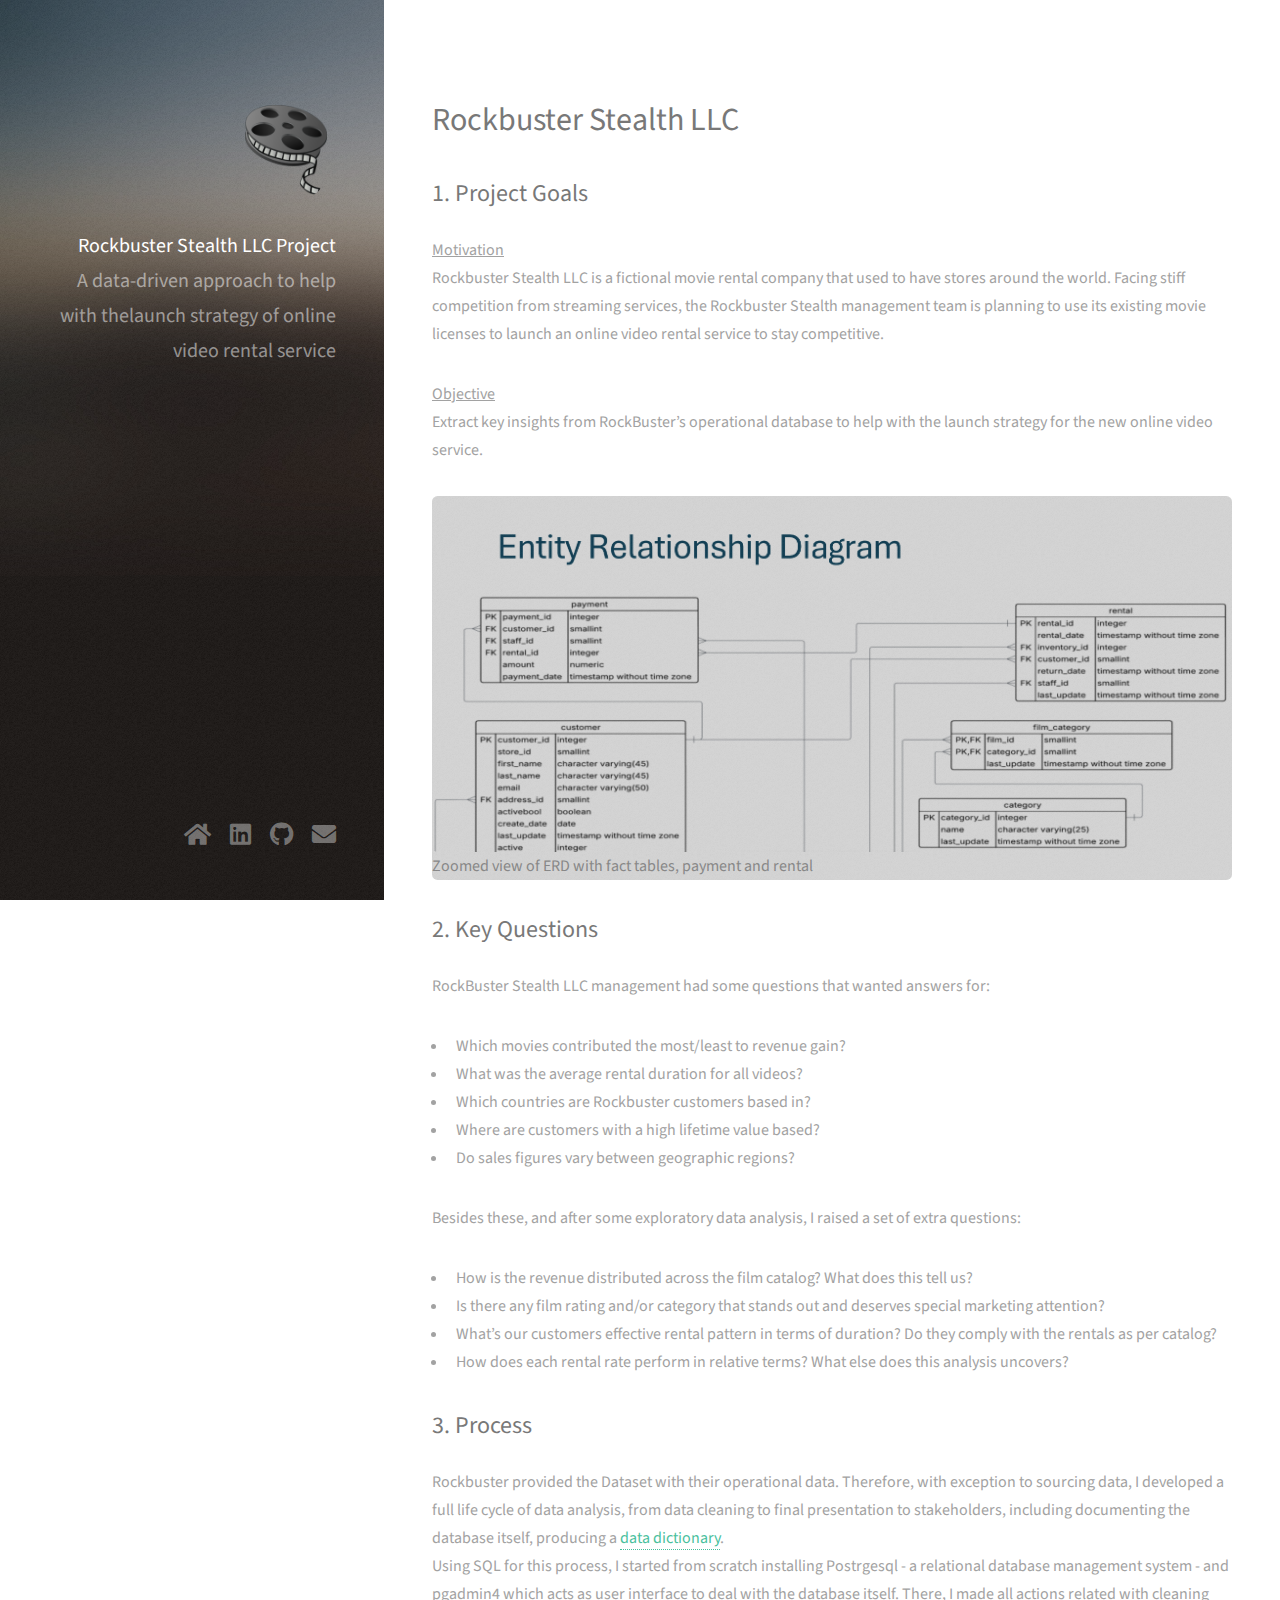
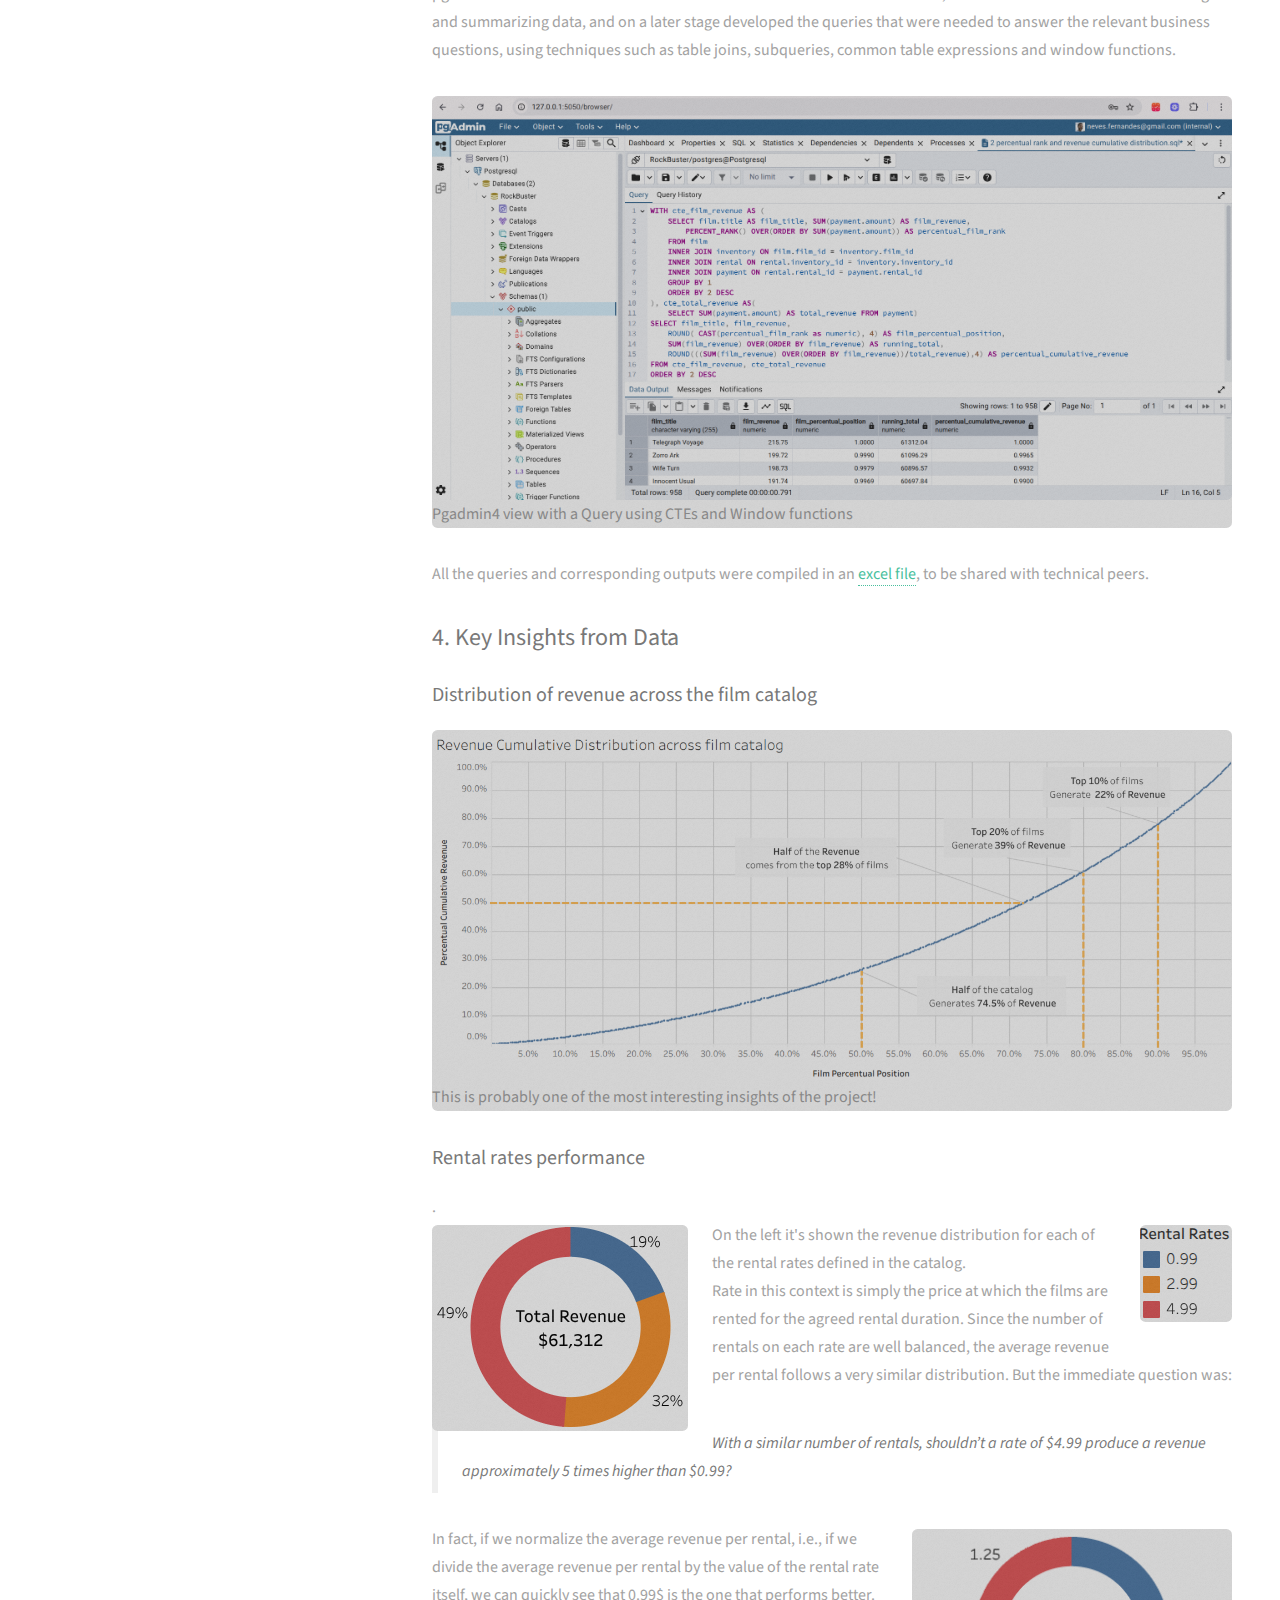
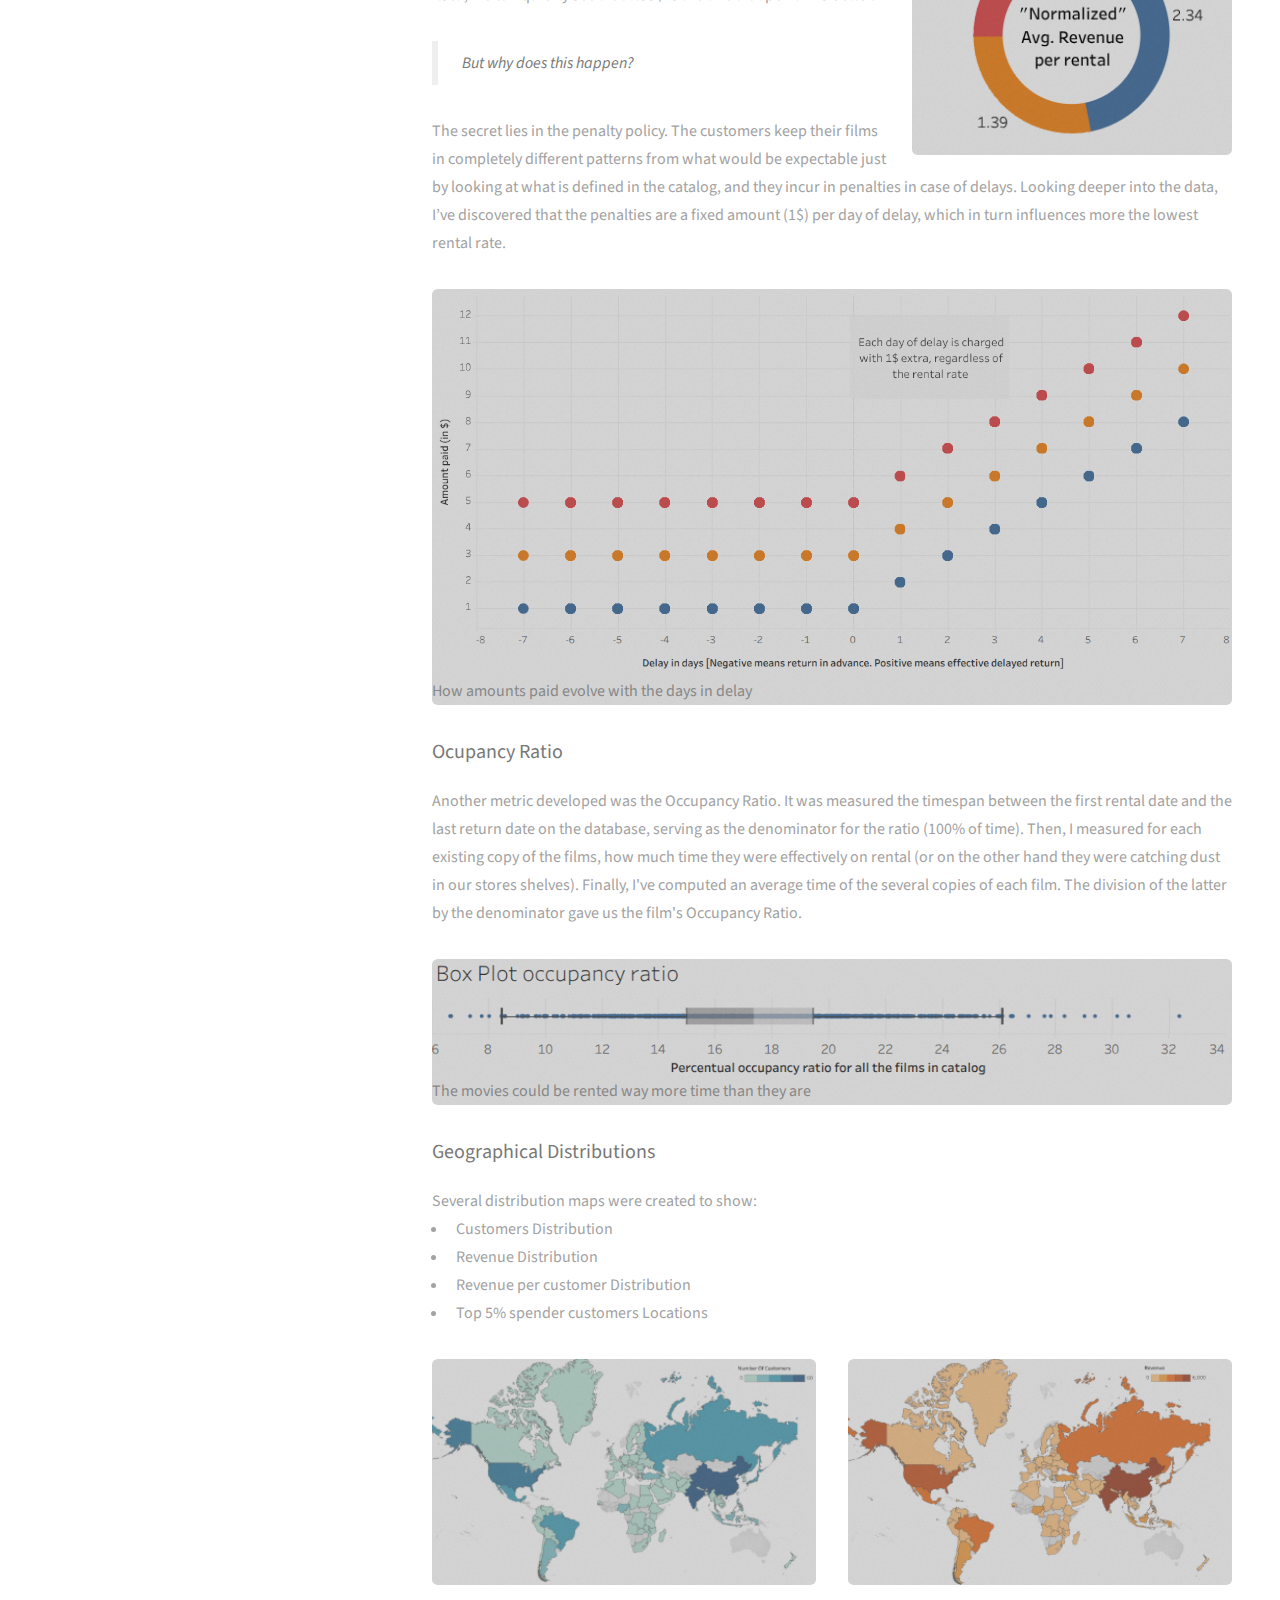
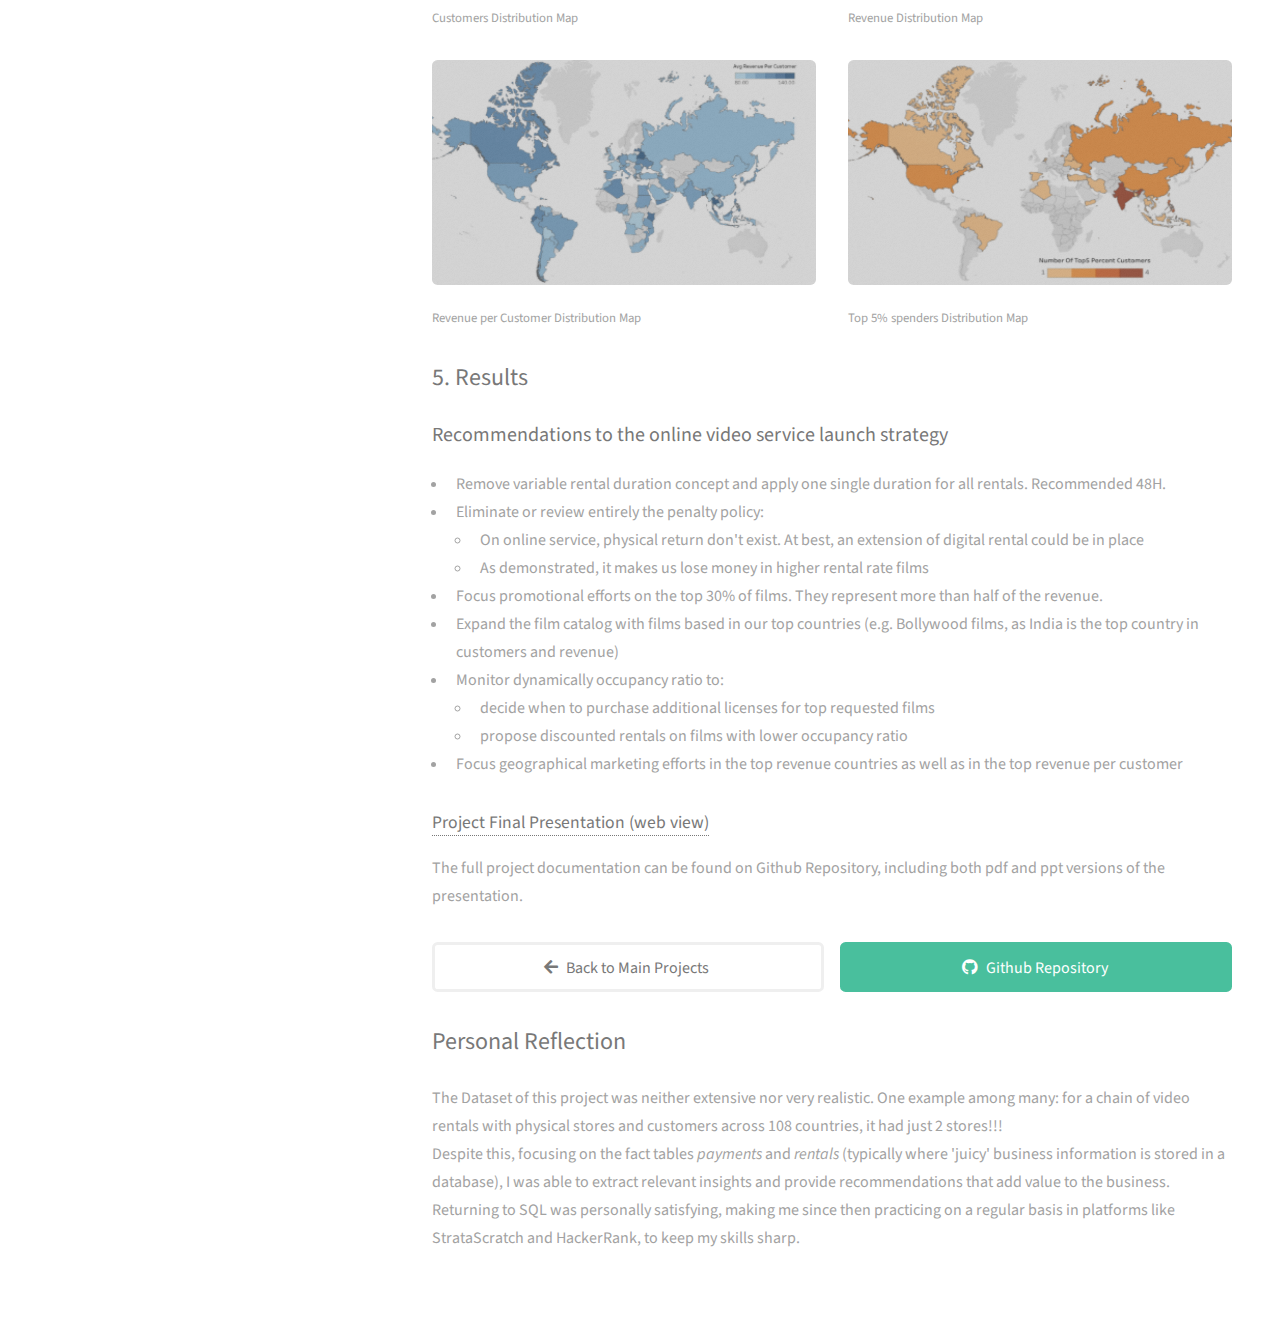
<file: rockbuster.html>
<!DOCTYPE HTML>
<!--
	Strata by HTML5 UP
	html5up.net | @ajlkn
	Free for personal and commercial use under the CCA 3.0 license (html5up.net/license)
-->
<html>
	<head>
		<title>Data Analytics Portfolio</title>
		<meta charset="utf-8" />
		<meta name="viewport" content="width=device-width, initial-scale=1, user-scalable=no" />
		<link rel="stylesheet" href="assets/css/main.css" />
	</head>
	<body class="is-preload">
		<!-- Header -->
			<header id="header">
				<div class="inner">
					<a class="image avatar"><img src="images/thumbs/rockbuster_logo.png" alt="RockBuster Logo" /></a>
					<h1><strong>Rockbuster Stealth LLC Project</strong></h1>
					<h1>A data-driven approach to help with the<br />launch strategy of online video rental service</h1>
				</div>
				<!-- Footer -->
				<footer id="footer">
					<div class="inner">
						<ul class="icons">
							<li><a href="index.html" class="icon solid fa-home"><span class="label">Home</span></a></li>
							<li><a href="https://www.linkedin.com/in/vasconevesfernandes/" class="icon brands fa-linkedin"><span class="label">LinkedIn</span></a></li>
							<li><a href="https://github.com/NevesFernandes" class="icon brands fa-github"><span class="label">Github</span></a></li>
							<li><a href="mailto:neves.fernandes@gmail.com" class="icon solid fa-envelope"><span class="label">Email</span></a></li>
						</ul>
					</div>
				</footer>
			</header>
		<!-- Main -->
			<div id="main">		
				<header class="major">
					<h1>Rockbuster Stealth LLC</h1>
				</header>
				<div>
				<h2>1. Project Goals</h2>
					<p class="justified"><u>Motivation</u><br /> 
					Rockbuster Stealth LLC is a fictional movie rental company that used to have stores around the world. Facing stiff competition from streaming services, the Rockbuster Stealth management team is planning to use its existing movie licenses to launch an online video rental service to stay competitive.</p> 
					<p class="justified"><u>Objective</u><br /> 
					Extract key insights from RockBuster’s operational database to help with the launch strategy for the new online video service.</p>
					<div class="box alt">
						<div class="row gtr-50 gtr-uniform">
							<div class="col-12"><span class="image fit">
								<figure>
									<img src="images/fulls/rockbuster/zoomed_erd.png" alt="Zoomed view of Entity Relationship Diagram" />
									<figcaption>Zoomed view of ERD with fact tables, payment and rental</figcaption>
								</figure>
							</span></div>
						</div>
					</div>
				<h2>2. Key Questions</h2>
					<p class="justified">RockBuster Stealth LLC management had some questions that wanted answers for:
						<ul>
							<li>Which movies contributed the most/least to revenue gain?</li>
							<li>What was the average rental duration for all videos?</li>
							<li>Which countries are Rockbuster customers based in?</li>
							<li>Where are customers with a high lifetime value based?</li>
							<li>Do sales figures vary between geographic regions?</li>	
						</ul>
					</p>
					<p class="justified">Besides these, and after some exploratory data analysis, I raised a set of extra questions:
 						<ul>
							<li>How is the revenue distributed across the film catalog? What does this tell us?</li>
							<li>Is there any film rating and/or category that stands out and deserves special marketing attention?</li>
							<li>What’s our customers effective rental pattern in terms of duration? Do they comply with the rentals as per catalog?</li>
							<li>How does each rental rate perform in relative terms? What else does this analysis uncovers?</li>	
						</ul>
					</p>
				<h2>3. Process</h2>
					<p class="justified">
					Rockbuster provided the Dataset with their operational data. 
					Therefore, with exception to sourcing data, I developed a full life cycle of data analysis, 
					from data cleaning to final presentation to stakeholders, including documenting the database itself, 
					producing a <a href="https://github.com/NevesFernandes/rockbuster/blob/d76c20b7557af8f72ee5317f136ae24c099841e0/5_Deliverables/Rockbuster%20Data%20Dictionary.pdf" target="_blank">data dictionary</a>. 
					<br />Using SQL for this process, I started from scratch installing Postrgesql - a relational database management system - 
					and pgadmin4 which acts as user interface to deal with the database itself. 
					There, I made all actions related with cleaning and summarizing data, 
					and on a later stage developed the queries that were needed to answer the relevant business questions, 
					using techniques such as table joins, subqueries, common table expressions and window functions.</p>
					<div class="box alt">
						<div class="row gtr-50 gtr-uniform">
							<div class="col-12"><span class="image fit">
								<figure>
									<img src="images/fulls/rockbuster/pgadmin4.png" alt="Pgadmin4 web interface" />
									<figcaption>Pgadmin4 view with a Query using CTEs and Window functions</figcaption>
								</figure>
							</span></div>
						</div>
					</div>
 					<p class="justified">
					All the queries and corresponding outputs were compiled in an 
					<a href="https://github.com/NevesFernandes/rockbuster/blob/d76c20b7557af8f72ee5317f136ae24c099841e0/5_Deliverables/RockBuster%20SQL%20Documentation.xlsx" target="_blank" download> excel file</a>,
					to be shared with technical peers.</p>
					<h2>4. Key Insights from Data</h2>
					<h3>Distribution of revenue across the film catalog</h3>
					<div class="box alt">
						<div class="row gtr-50 gtr-uniform">
							<div class="col-12"><span class="image fit">
								<figure>
									<img src="images/fulls/rockbuster/revenue_distribution.png" alt="Distribution curve films vs revenue" />
									<figcaption>This is probably one of the most interesting insights of the project!</figcaption>
								</figure>
							</span></div>
						</div>
					</div>
					<h3>Rental rates performance</h3>. 
					<p class="justified">
						<span class="image left"><img src="images/thumbs/rockbuster/revenue_distr.png" alt="Revenue Distribution per rental rate" /></span>
						<span class="image right"><img src="images/thumbs/rockbuster/legend.png" alt="Rental rates legend" /></span>
						On the left it's shown the revenue distribution for each of the rental rates defined in the catalog.<br />
						Rate in this context is simply the price at which the films are rented for the agreed rental duration.
						Since the number of rentals on each rate are well balanced, the average revenue per rental follows a very similar distribution.
						But the immediate question was: 
						<blockquote><b>With a similar number of rentals, shouldn’t a rate of $4.99 produce a revenue approximately 5 times higher than $0.99?</b></blockquote>
					</p>  
					<p class="justified">
						<span class="image right"><img src="images/thumbs/rockbuster/norm_avg_revenue_rental.png" alt="Normalized Average Revenue" /></span>
						In fact, if we normalize the average revenue per rental, i.e., if we divide the average revenue per rental by the value of the rental rate itself, 
						we can quickly see that 0.99$ is the one that performs better.
						<blockquote><b>But why does this happen?</b></blockquote>
					</p>
					<p class="justified">
						The secret lies in the penalty policy. 
						The customers keep their films in completely different patterns from what would be expectable just by looking at what is defined in the catalog, and they incur in penalties in case of delays.
						Looking deeper into the data, I’ve discovered that the penalties are a fixed amount (1$) per day of delay, which in turn influences more the lowest rental rate.
					</p>
					<div class="box alt">
						<div class="row gtr-50 gtr-uniform">
							<div class="col-12"><span class="image fit">
								<figure>
									<img src="images/fulls/rockbuster/payments_vs_delays.png" alt="Payments versus delays" />
									<figcaption>How amounts paid evolve with the days in delay</figcaption>
								</figure>
							</span></div>
						</div>
					</div>
					<h3>Ocupancy Ratio</h3>
					<p class="justified">
					Another metric developed was the Occupancy Ratio.
					It was measured the timespan between the first rental date and the last return date on the database, serving as the denominator for the ratio (100% of time).
					Then, I measured for each existing copy of the films, how much time they were effectively on rental (or on the other hand they were catching dust in our stores shelves).
					Finally, I've computed an average time of the several copies of each film. The division of the latter by the denominator gave us the film's Occupancy Ratio.
					</p>
					<div class="box alt">
						<div class="row gtr-50 gtr-uniform">
							<div class="col-12"><span class="image fit">
								<figure>
									<img src="images/fulls/rockbuster/occupancy_ratio.png" alt="Occupancy Ratio distribution" />
									<figcaption>The movies could be rented way more time than they are</figcaption>
								</figure>
							</span></div>
						</div>
					</div>
					<h3>Geographical Distributions</h3>
					Several distribution maps were created to show:
						<ul>
							<li>Customers Distribution</li>
							<li>Revenue Distribution</li>
							<li>Revenue per customer Distribution</li>
							<li>Top 5% spender customers Locations</li>	
						</ul>
					<div class="row">
							<article class="col-6 col-12-xsmall work-item">
								<a href="images/fulls/rockbuster/customers_map_full.png" class="image fit thumb"><img src="images/thumbs/rockbuster/customers_map_thumb.png" alt="Customers Map" /></a>
								<p>Customers Distribution Map</p>
							</article>
							<article class="col-6 col-12-xsmall work-item">
								<a href="images/fulls/rockbuster/revenue_map_full.png" class="image fit thumb"><img src="images/thumbs/rockbuster/revenue_map_thumb.png" alt="Revenue Map" /></a>
								<p>Revenue Distribution Map</p>
							</article>
							<article class="col-6 col-12-xsmall work-item">
								<a href="images/fulls/rockbuster/revenue_per_customer_map_full.png" class="image fit thumb"><img src="images/thumbs/rockbuster/revenue_per_customer_map_thumb.png" alt="Revenue per customer Map" /></a>
								<p>Revenue per Customer Distribution Map</p>
							</article>
							<article class="col-6 col-12-xsmall work-item">
								<a href="images/fulls/rockbuster/top5_percent_map_full.png" class="image fit thumb"><img src="images/thumbs/rockbuster/top5_percent_map_thumb.png" alt="Top5% spenders Map" /></a>
								<p>Top 5% spenders Distribution Map</p>
							</article>
					</div>
 					<h2>5. Results</h2> 
					<h3>Recommendations to the online video service launch strategy</h3>
						<ul>
							<li>Remove variable rental duration concept and apply one single duration for all rentals. Recommended 48H.</li>
							<li>Eliminate or review entirely the penalty policy:
								<ul style="list-style: circle; margin:0">
									<li>On online service, physical return don't exist. At best, an extension of digital rental could be in place</li>
									<li>As demonstrated, it makes us lose money in higher rental rate films</li>
								</ul>
							<li>Focus promotional efforts on the top 30% of films. They represent more than half of the revenue.</li>
							<li>Expand the film catalog with films based in our top countries (e.g. Bollywood films, as India is the top country in customers and revenue)</li>
							<li>Monitor dynamically occupancy ratio to:
							<ul style="list-style: circle; margin:0">
								<li>decide when to purchase additional licenses for top requested films</li>
								<li>propose discounted rentals on films with lower occupancy ratio</li>
							</ul>
							<li>Focus geographical marketing efforts in the top revenue countries as well as in the top revenue per customer</li>	
						</ul>
						<h4><a href="https://docs.google.com/presentation/d/e/2PACX-1vTkLKcSo6BioZy6JMvOB6EPFjh6tqKNX4ADSty6TwQLM-BRn1m30Wrmx1AFveXDU9PqktA9aD5HeubR/pub?start=false&loop=true&delayms=60000" target="_blank">Project Final Presentation (web view)</a></h4>
						<p class="justified">The full project documentation can be found on Github Repository, including both pdf and ppt versions of the presentation.</p>
						<ul class="actions fit">
							<li><a href="index.html#projects" class="button fit icon solid fa-arrow-left">Back to Main Projects</a></li>
							<li><a href="https://github.com/NevesFernandes/rockbuster" target="_blank" class="button primary fit icon brands fa-github">Github Repository</a></li>
						</ul>
						<h2>Personal Reflection</h2>
						<p class="justified">
							The Dataset of this project was neither extensive nor very realistic. 
							One example among many: for a chain of video rentals with physical stores and customers
							across 108 countries, it had just 2 stores!!!
							<br />Despite this, focusing on the fact tables <i>payments</i> and <i>rentals</i>
							(typically where 'juicy' business information is stored in a database),
							I was able to extract relevant insights and provide recommendations that add value
							to the business.
							<br />
							Returning to SQL was personally satisfying, making me since then practicing on a
							regular basis in platforms like StrataScratch and HackerRank, to keep my skills sharp.
						</p>
				</div>
			</div>
			<!-- Scripts -->
			<script src="assets/js/jquery.min.js"></script>
			<script src="assets/js/jquery.poptrox.min.js"></script>
			<script src="assets/js/browser.min.js"></script>
			<script src="assets/js/breakpoints.min.js"></script>
			<script src="assets/js/util.js"></script>
			<script src="assets/js/main.js"></script>

	</body>
</html>
</file>
<file: assets/css/main.css>
@import url("fontawesome-all.min.css");
@import url("https://fonts.googleapis.com/css?family=Source+Sans+Pro:400,400italic");

/*
	Strata by HTML5 UP
	html5up.net | @ajlkn
	Free for personal and commercial use under the CCA 3.0 license (html5up.net/license)
*/

html, body, div, span, applet, object,
iframe, h1, h2, h3, h4, h5, h6, p, blockquote,
pre, a, abbr, acronym, address, big, cite,
code, del, dfn, em, img, ins, kbd, q, s, samp,
small, strike, strong, sub, sup, tt, var, b,
u, i, center, dl, dt, dd, ol, ul, li, fieldset,
form, label, legend, table, caption, tbody,
tfoot, thead, tr, th, td, article, aside,
canvas, details, embed, figure, figcaption,
footer, header, hgroup, menu, nav, output, ruby,
section, summary, time, mark, audio, video {
	margin: 0;
	padding: 0;
	border: 0;
	font-size: 100%;
	font: inherit;
	vertical-align: baseline;}

article, aside, details, figcaption, figure,
footer, header, hgroup, menu, nav, section {
	display: block;}

body {
	line-height: 1;
}

ol, ul {
	list-style: none;
}

blockquote, q {
	quotes: none;
}

	blockquote:before, blockquote:after, q:before, q:after {
		content: '';
		content: none;
	}

table {
	border-collapse: collapse;
	border-spacing: 0;
}

body {
	-webkit-text-size-adjust: none;
}

mark {
	background-color: transparent;
	color: inherit;
}

input::-moz-focus-inner {
	border: 0;
	padding: 0;
}

input, select, textarea {
	-moz-appearance: none;
	-webkit-appearance: none;
	-ms-appearance: none;
	appearance: none;
}

/* Basic */

	html {
		box-sizing: border-box;
	}

	*, *:before, *:after {
		box-sizing: inherit;
	}

	body {
		background: #fff;
	}

		body.is-preload *, body.is-preload *:before, body.is-preload *:after {
			-moz-animation: none !important;
			-webkit-animation: none !important;
			-ms-animation: none !important;
			animation: none !important;
			-moz-transition: none !important;
			-webkit-transition: none !important;
			-ms-transition: none !important;
			transition: none !important;
		}

	body, input, select, textarea {
		color: #a2a2a2;
		font-family: "Source Sans Pro", Helvetica, sans-serif;
		font-size: 16pt;
		font-weight: 400;
		line-height: 1.75em;
	}

	a {
		-moz-transition: color 0.2s ease-in-out, border-color 0.2s ease-in-out;
		-webkit-transition: color 0.2s ease-in-out, border-color 0.2s ease-in-out;
		-ms-transition: color 0.2s ease-in-out, border-color 0.2s ease-in-out;
		transition: color 0.2s ease-in-out, border-color 0.2s ease-in-out;
		border-bottom: dotted 1px;
		color: #49bf9d;
		text-decoration: none;
	}

		a:hover {
			border-bottom-color: transparent;
			color: #49bf9d !important;
			text-decoration: none;
		}

	strong, b {
		color: #787878;
		font-weight: 400;
	}

	em, i {
		font-style: italic;
	}

	p {
		margin: 0 0 2em 0;
	}

	h1, h2, h3, h4, h5, h6 {
		color: #787878;
		font-weight: 400;
		line-height: 1em;
		margin: 0 0 1em 0;
	}

		h1 a, h2 a, h3 a, h4 a, h5 a, h6 a {
			color: inherit;
			text-decoration: none;
		}

	h1 {
		font-size: 2em;
		line-height: 1.5em;
	}

	h2 {
		font-size: 1.5em;
		line-height: 1.5em;
	}

	h3 {
		font-size: 1.25em;
		line-height: 1.5em;
	}

	h4 {
		font-size: 1.1em;
		line-height: 1.5em;
	}

	h5 {
		font-size: 0.9em;
		line-height: 1.5em;
	}

	h6 {
		font-size: 0.7em;
		line-height: 1.5em;
	}

	sub {
		font-size: 0.8em;
		position: relative;
		top: 0.5em;
	}

	sup {
		font-size: 0.8em;
		position: relative;
		top: -0.5em;
	}

	hr {
		border: 0;
		border-bottom: solid 2px #efefef;
		margin: 2em 0;
	}

		hr.major {
			margin: 3em 0;
		}

	blockquote {
		border-left: solid 6px #efefef;
		font-style: italic;
		margin: 0 0 2em 0;
		padding: 0.5em 0 0.5em 1.5em;
	}

	code {
		background: #f7f7f7;
		border-radius: 0.35em;
		border: solid 2px #efefef;
		font-family: "Courier New", monospace;
		font-size: 0.9em;
		margin: 0 0.25em;
		padding: 0.25em 0.65em;
	}

	pre {
		-webkit-overflow-scrolling: touch;
		font-family: "Courier New", monospace;
		font-size: 0.9em;
		margin: 0 0 2em 0;
	}

		pre code {
			display: block;
			line-height: 1.75em;
			padding: 1em 1.5em;
			overflow-x: auto;
		}

	.align-left {
		text-align: left;
	}

	.align-center {
		text-align: center;
	}

	.align-right {
		text-align: right;
	}

/* Container */

	.container {
		margin: 0 auto;
		max-width: calc(100% - 4em);
		width: 100%;
	}

		.container.xsmall {
			width: 25%;
		}

		.container.small {
			width: 50%;
		}

		.container.medium {
			width: 75%;
		}

		.container.large {
			width: 125%;
		}

		.container.xlarge {
			width: 150%;
		}

		.container.max {
			width: 100%;
		}

		@media screen and (max-width: 980px) {

			.container {
				width: 100% !important;
				max-width: 100% !important;
			}

		}

		@media screen and (max-width: 480px) {

			.container {
				max-width: calc(100% - 3em);
			}

		}

/* Row */

	.row {
		display: flex;
		flex-wrap: wrap;
		box-sizing: border-box;
		align-items: stretch;
	}

		.row > * {
			box-sizing: border-box;
		}

		.row.gtr-uniform > * > :last-child {
			margin-bottom: 0;
		}

		.row.aln-left {
			justify-content: flex-start;
		}

		.row.aln-center {
			justify-content: center;
		}

		.row.aln-right {
			justify-content: flex-end;
		}

		.row.aln-top {
			align-items: flex-start;
		}

		.row.aln-middle {
			align-items: center;
		}

		.row.aln-bottom {
			align-items: flex-end;
		}

		.row > .imp {
			order: -1;
		}

		.row > .col-1 {
			width: 8.33333%;
		}

		.row > .off-1 {
			margin-left: 8.33333%;
		}

		.row > .col-2 {
			width: 16.66667%;
		}

		.row > .off-2 {
			margin-left: 16.66667%;
		}

		.row > .col-3 {
			width: 25%;
		}

		.row > .off-3 {
			margin-left: 25%;
		}

		.row > .col-4 {
			width: 33.33333%;
		}

		.row > .off-4 {
			margin-left: 33.33333%;
		}

		.row > .col-5 {
			width: 41.66667%;
		}

		.row > .off-5 {
			margin-left: 41.66667%;
		}

		.row > .col-6 {
			width: 50%;
		}

		.row > .off-6 {
			margin-left: 50%;
		}

		.row > .col-7 {
			width: 58.33333%;
		}

		.row > .off-7 {
			margin-left: 58.33333%;
		}

		.row > .col-8 {
			width: 66.66667%;
		}

		.row > .off-8 {
			margin-left: 66.66667%;
		}

		.row > .col-9 {
			width: 75%;
		}

		.row > .off-9 {
			margin-left: 75%;
		}

		.row > .col-10 {
			width: 83.33333%;
		}

		.row > .off-10 {
			margin-left: 83.33333%;
		}

		.row > .col-11 {
			width: 91.66667%;
		}

		.row > .off-11 {
			margin-left: 91.66667%;
		}

		.row > .col-12 {
			width: 100%;
		}

		.row > .off-12 {
			margin-left: 100%;
		}

		.row.gtr-0 {
			margin-top: 0;
			margin-left: 0em;
		}

			.row.gtr-0 > * {
				padding: 0 0 0 0em;
			}

			.row.gtr-0.gtr-uniform {
				margin-top: 0em;
			}

				.row.gtr-0.gtr-uniform > * {
					padding-top: 0em;
				}

		.row.gtr-25 {
			margin-top: 0;
			margin-left: -0.625em;
		}

			.row.gtr-25 > * {
				padding: 0 0 0 0.625em;
			}

			.row.gtr-25.gtr-uniform {
				margin-top: -0.625em;
			}

				.row.gtr-25.gtr-uniform > * {
					padding-top: 0.625em;
				}

		.row.gtr-50 {
			margin-top: 0;
			margin-left: -1.25em;
		}

			.row.gtr-50 > * {
				padding: 0 0 0 1.25em;
			}

			.row.gtr-50.gtr-uniform {
				margin-top: -1.25em;
			}

				.row.gtr-50.gtr-uniform > * {
					padding-top: 1.25em;
				}

		.row {
			margin-top: 0;
			margin-left: -2.5em;
		}

			.row > * {
				padding: 0 0 0 2.5em;
			}

			.row.gtr-uniform {
				margin-top: -2.5em;
			}

				.row.gtr-uniform > * {
					padding-top: 2.5em;
				}

		.row.gtr-150 {
			margin-top: 0;
			margin-left: -3.75em;
		}

			.row.gtr-150 > * {
				padding: 0 0 0 3.75em;
			}

			.row.gtr-150.gtr-uniform {
				margin-top: -3.75em;
			}

				.row.gtr-150.gtr-uniform > * {
					padding-top: 3.75em;
				}

		.row.gtr-200 {
			margin-top: 0;
			margin-left: -5em;
		}

			.row.gtr-200 > * {
				padding: 0 0 0 5em;
			}

			.row.gtr-200.gtr-uniform {
				margin-top: -5em;
			}

				.row.gtr-200.gtr-uniform > * {
					padding-top: 5em;
				}

		@media screen and (max-width: 1800px) {

			.row {
				display: flex;
				flex-wrap: wrap;
				box-sizing: border-box;
				align-items: stretch;
			}

				.row > * {
					box-sizing: border-box;
				}

				.row.gtr-uniform > * > :last-child {
					margin-bottom: 0;
				}

				.row.aln-left {
					justify-content: flex-start;
				}

				.row.aln-center {
					justify-content: center;
				}

				.row.aln-right {
					justify-content: flex-end;
				}

				.row.aln-top {
					align-items: flex-start;
				}

				.row.aln-middle {
					align-items: center;
				}

				.row.aln-bottom {
					align-items: flex-end;
				}

				.row > .imp-xlarge {
					order: -1;
				}

				.row > .col-1-xlarge {
					width: 8.33333%;
				}

				.row > .off-1-xlarge {
					margin-left: 8.33333%;
				}

				.row > .col-2-xlarge {
					width: 16.66667%;
				}

				.row > .off-2-xlarge {
					margin-left: 16.66667%;
				}

				.row > .col-3-xlarge {
					width: 25%;
				}

				.row > .off-3-xlarge {
					margin-left: 25%;
				}

				.row > .col-4-xlarge {
					width: 33.33333%;
				}

				.row > .off-4-xlarge {
					margin-left: 33.33333%;
				}

				.row > .col-5-xlarge {
					width: 41.66667%;
				}

				.row > .off-5-xlarge {
					margin-left: 41.66667%;
				}

				.row > .col-6-xlarge {
					width: 50%;
				}

				.row > .off-6-xlarge {
					margin-left: 50%;
				}

				.row > .col-7-xlarge {
					width: 58.33333%;
				}

				.row > .off-7-xlarge {
					margin-left: 58.33333%;
				}

				.row > .col-8-xlarge {
					width: 66.66667%;
				}

				.row > .off-8-xlarge {
					margin-left: 66.66667%;
				}

				.row > .col-9-xlarge {
					width: 75%;
				}

				.row > .off-9-xlarge {
					margin-left: 75%;
				}

				.row > .col-10-xlarge {
					width: 83.33333%;
				}

				.row > .off-10-xlarge {
					margin-left: 83.33333%;
				}

				.row > .col-11-xlarge {
					width: 91.66667%;
				}

				.row > .off-11-xlarge {
					margin-left: 91.66667%;
				}

				.row > .col-12-xlarge {
					width: 100%;
				}

				.row > .off-12-xlarge {
					margin-left: 100%;
				}

				.row.gtr-0 {
					margin-top: 0;
					margin-left: 0em;
				}

					.row.gtr-0 > * {
						padding: 0 0 0 0em;
					}

					.row.gtr-0.gtr-uniform {
						margin-top: 0em;
					}

						.row.gtr-0.gtr-uniform > * {
							padding-top: 0em;
						}

				.row.gtr-25 {
					margin-top: 0;
					margin-left: -0.625em;
				}

					.row.gtr-25 > * {
						padding: 0 0 0 0.625em;
					}

					.row.gtr-25.gtr-uniform {
						margin-top: -0.625em;
					}

						.row.gtr-25.gtr-uniform > * {
							padding-top: 0.625em;
						}

				.row.gtr-50 {
					margin-top: 0;
					margin-left: -1.25em;
				}

					.row.gtr-50 > * {
						padding: 0 0 0 1.25em;
					}

					.row.gtr-50.gtr-uniform {
						margin-top: -1.25em;
					}

						.row.gtr-50.gtr-uniform > * {
							padding-top: 1.25em;
						}

				.row {
					margin-top: 0;
					margin-left: -2.5em;
				}

					.row > * {
						padding: 0 0 0 2.5em;
					}

					.row.gtr-uniform {
						margin-top: -2.5em;
					}

						.row.gtr-uniform > * {
							padding-top: 2.5em;
						}

				.row.gtr-150 {
					margin-top: 0;
					margin-left: -3.75em;
				}

					.row.gtr-150 > * {
						padding: 0 0 0 3.75em;
					}

					.row.gtr-150.gtr-uniform {
						margin-top: -3.75em;
					}

						.row.gtr-150.gtr-uniform > * {
							padding-top: 3.75em;
						}

				.row.gtr-200 {
					margin-top: 0;
					margin-left: -5em;
				}

					.row.gtr-200 > * {
						padding: 0 0 0 5em;
					}

					.row.gtr-200.gtr-uniform {
						margin-top: -5em;
					}

						.row.gtr-200.gtr-uniform > * {
							padding-top: 5em;
						}

		}

		@media screen and (max-width: 1280px) {

			.row {
				display: flex;
				flex-wrap: wrap;
				box-sizing: border-box;
				align-items: stretch;
			}

				.row > * {
					box-sizing: border-box;
				}

				.row.gtr-uniform > * > :last-child {
					margin-bottom: 0;
				}

				.row.aln-left {
					justify-content: flex-start;
				}

				.row.aln-center {
					justify-content: center;
				}

				.row.aln-right {
					justify-content: flex-end;
				}

				.row.aln-top {
					align-items: flex-start;
				}

				.row.aln-middle {
					align-items: center;
				}

				.row.aln-bottom {
					align-items: flex-end;
				}

				.row > .imp-large {
					order: -1;
				}

				.row > .col-1-large {
					width: 8.33333%;
				}

				.row > .off-1-large {
					margin-left: 8.33333%;
				}

				.row > .col-2-large {
					width: 16.66667%;
				}

				.row > .off-2-large {
					margin-left: 16.66667%;
				}

				.row > .col-3-large {
					width: 25%;
				}

				.row > .off-3-large {
					margin-left: 25%;
				}

				.row > .col-4-large {
					width: 33.33333%;
				}

				.row > .off-4-large {
					margin-left: 33.33333%;
				}

				.row > .col-5-large {
					width: 41.66667%;
				}

				.row > .off-5-large {
					margin-left: 41.66667%;
				}

				.row > .col-6-large {
					width: 50%;
				}

				.row > .off-6-large {
					margin-left: 50%;
				}

				.row > .col-7-large {
					width: 58.33333%;
				}

				.row > .off-7-large {
					margin-left: 58.33333%;
				}

				.row > .col-8-large {
					width: 66.66667%;
				}

				.row > .off-8-large {
					margin-left: 66.66667%;
				}

				.row > .col-9-large {
					width: 75%;
				}

				.row > .off-9-large {
					margin-left: 75%;
				}

				.row > .col-10-large {
					width: 83.33333%;
				}

				.row > .off-10-large {
					margin-left: 83.33333%;
				}

				.row > .col-11-large {
					width: 91.66667%;
				}

				.row > .off-11-large {
					margin-left: 91.66667%;
				}

				.row > .col-12-large {
					width: 100%;
				}

				.row > .off-12-large {
					margin-left: 100%;
				}

				.row.gtr-0 {
					margin-top: 0;
					margin-left: 0em;
				}

					.row.gtr-0 > * {
						padding: 0 0 0 0em;
					}

					.row.gtr-0.gtr-uniform {
						margin-top: 0em;
					}

						.row.gtr-0.gtr-uniform > * {
							padding-top: 0em;
						}

				.row.gtr-25 {
					margin-top: 0;
					margin-left: -0.5em;
				}

					.row.gtr-25 > * {
						padding: 0 0 0 0.5em;
					}

					.row.gtr-25.gtr-uniform {
						margin-top: -0.5em;
					}

						.row.gtr-25.gtr-uniform > * {
							padding-top: 0.5em;
						}

				.row.gtr-50 {
					margin-top: 0;
					margin-left: -1em;
				}

					.row.gtr-50 > * {
						padding: 0 0 0 1em;
					}

					.row.gtr-50.gtr-uniform {
						margin-top: -1em;
					}

						.row.gtr-50.gtr-uniform > * {
							padding-top: 1em;
						}

				.row {
					margin-top: 0;
					margin-left: -2em;
				}

					.row > * {
						padding: 0 0 0 2em;
					}

					.row.gtr-uniform {
						margin-top: -2em;
					}

						.row.gtr-uniform > * {
							padding-top: 2em;
						}

				.row.gtr-150 {
					margin-top: 0;
					margin-left: -3em;
				}

					.row.gtr-150 > * {
						padding: 0 0 0 3em;
					}

					.row.gtr-150.gtr-uniform {
						margin-top: -3em;
					}

						.row.gtr-150.gtr-uniform > * {
							padding-top: 3em;
						}

				.row.gtr-200 {
					margin-top: 0;
					margin-left: -4em;
				}

					.row.gtr-200 > * {
						padding: 0 0 0 4em;
					}

					.row.gtr-200.gtr-uniform {
						margin-top: -4em;
					}

						.row.gtr-200.gtr-uniform > * {
							padding-top: 4em;
						}

		}

		@media screen and (max-width: 980px) {

			.row {
				display: flex;
				flex-wrap: wrap;
				box-sizing: border-box;
				align-items: stretch;
			}

				.row > * {
					box-sizing: border-box;
				}

				.row.gtr-uniform > * > :last-child {
					margin-bottom: 0;
				}

				.row.aln-left {
					justify-content: flex-start;
				}

				.row.aln-center {
					justify-content: center;
				}

				.row.aln-right {
					justify-content: flex-end;
				}

				.row.aln-top {
					align-items: flex-start;
				}

				.row.aln-middle {
					align-items: center;
				}

				.row.aln-bottom {
					align-items: flex-end;
				}

				.row > .imp-medium {
					order: -1;
				}

				.row > .col-1-medium {
					width: 8.33333%;
				}

				.row > .off-1-medium {
					margin-left: 8.33333%;
				}

				.row > .col-2-medium {
					width: 16.66667%;
				}

				.row > .off-2-medium {
					margin-left: 16.66667%;
				}

				.row > .col-3-medium {
					width: 25%;
				}

				.row > .off-3-medium {
					margin-left: 25%;
				}

				.row > .col-4-medium {
					width: 33.33333%;
				}

				.row > .off-4-medium {
					margin-left: 33.33333%;
				}

				.row > .col-5-medium {
					width: 41.66667%;
				}

				.row > .off-5-medium {
					margin-left: 41.66667%;
				}

				.row > .col-6-medium {
					width: 50%;
				}

				.row > .off-6-medium {
					margin-left: 50%;
				}

				.row > .col-7-medium {
					width: 58.33333%;
				}

				.row > .off-7-medium {
					margin-left: 58.33333%;
				}

				.row > .col-8-medium {
					width: 66.66667%;
				}

				.row > .off-8-medium {
					margin-left: 66.66667%;
				}

				.row > .col-9-medium {
					width: 75%;
				}

				.row > .off-9-medium {
					margin-left: 75%;
				}

				.row > .col-10-medium {
					width: 83.33333%;
				}

				.row > .off-10-medium {
					margin-left: 83.33333%;
				}

				.row > .col-11-medium {
					width: 91.66667%;
				}

				.row > .off-11-medium {
					margin-left: 91.66667%;
				}

				.row > .col-12-medium {
					width: 100%;
				}

				.row > .off-12-medium {
					margin-left: 100%;
				}

				.row.gtr-0 {
					margin-top: 0;
					margin-left: 0em;
				}

					.row.gtr-0 > * {
						padding: 0 0 0 0em;
					}

					.row.gtr-0.gtr-uniform {
						margin-top: 0em;
					}

						.row.gtr-0.gtr-uniform > * {
							padding-top: 0em;
						}

				.row.gtr-25 {
					margin-top: 0;
					margin-left: -0.5em;
				}

					.row.gtr-25 > * {
						padding: 0 0 0 0.5em;
					}

					.row.gtr-25.gtr-uniform {
						margin-top: -0.5em;
					}

						.row.gtr-25.gtr-uniform > * {
							padding-top: 0.5em;
						}

				.row.gtr-50 {
					margin-top: 0;
					margin-left: -1em;
				}

					.row.gtr-50 > * {
						padding: 0 0 0 1em;
					}

					.row.gtr-50.gtr-uniform {
						margin-top: -1em;
					}

						.row.gtr-50.gtr-uniform > * {
							padding-top: 1em;
						}

				.row {
					margin-top: 0;
					margin-left: -2em;
				}

					.row > * {
						padding: 0 0 0 2em;
					}

					.row.gtr-uniform {
						margin-top: -2em;
					}

						.row.gtr-uniform > * {
							padding-top: 2em;
						}

				.row.gtr-150 {
					margin-top: 0;
					margin-left: -3em;
				}

					.row.gtr-150 > * {
						padding: 0 0 0 3em;
					}

					.row.gtr-150.gtr-uniform {
						margin-top: -3em;
					}

						.row.gtr-150.gtr-uniform > * {
							padding-top: 3em;
						}

				.row.gtr-200 {
					margin-top: 0;
					margin-left: -4em;
				}

					.row.gtr-200 > * {
						padding: 0 0 0 4em;
					}

					.row.gtr-200.gtr-uniform {
						margin-top: -4em;
					}

						.row.gtr-200.gtr-uniform > * {
							padding-top: 4em;
						}

		}

		@media screen and (max-width: 736px) {

			.row {
				display: flex;
				flex-wrap: wrap;
				box-sizing: border-box;
				align-items: stretch;
			}

				.row > * {
					box-sizing: border-box;
				}

				.row.gtr-uniform > * > :last-child {
					margin-bottom: 0;
				}

				.row.aln-left {
					justify-content: flex-start;
				}

				.row.aln-center {
					justify-content: center;
				}

				.row.aln-right {
					justify-content: flex-end;
				}

				.row.aln-top {
					align-items: flex-start;
				}

				.row.aln-middle {
					align-items: center;
				}

				.row.aln-bottom {
					align-items: flex-end;
				}

				.row > .imp-small {
					order: -1;
				}

				.row > .col-1-small {
					width: 8.33333%;
				}

				.row > .off-1-small {
					margin-left: 8.33333%;
				}

				.row > .col-2-small {
					width: 16.66667%;
				}

				.row > .off-2-small {
					margin-left: 16.66667%;
				}

				.row > .col-3-small {
					width: 25%;
				}

				.row > .off-3-small {
					margin-left: 25%;
				}

				.row > .col-4-small {
					width: 33.33333%;
				}

				.row > .off-4-small {
					margin-left: 33.33333%;
				}

				.row > .col-5-small {
					width: 41.66667%;
				}

				.row > .off-5-small {
					margin-left: 41.66667%;
				}

				.row > .col-6-small {
					width: 50%;
				}

				.row > .off-6-small {
					margin-left: 50%;
				}

				.row > .col-7-small {
					width: 58.33333%;
				}

				.row > .off-7-small {
					margin-left: 58.33333%;
				}

				.row > .col-8-small {
					width: 66.66667%;
				}

				.row > .off-8-small {
					margin-left: 66.66667%;
				}

				.row > .col-9-small {
					width: 75%;
				}

				.row > .off-9-small {
					margin-left: 75%;
				}

				.row > .col-10-small {
					width: 83.33333%;
				}

				.row > .off-10-small {
					margin-left: 83.33333%;
				}

				.row > .col-11-small {
					width: 91.66667%;
				}

				.row > .off-11-small {
					margin-left: 91.66667%;
				}

				.row > .col-12-small {
					width: 100%;
				}

				.row > .off-12-small {
					margin-left: 100%;
				}

				.row.gtr-0 {
					margin-top: 0;
					margin-left: 0em;
				}

					.row.gtr-0 > * {
						padding: 0 0 0 0em;
					}

					.row.gtr-0.gtr-uniform {
						margin-top: 0em;
					}

						.row.gtr-0.gtr-uniform > * {
							padding-top: 0em;
						}

				.row.gtr-25 {
					margin-top: 0;
					margin-left: -0.375em;
				}

					.row.gtr-25 > * {
						padding: 0 0 0 0.375em;
					}

					.row.gtr-25.gtr-uniform {
						margin-top: -0.375em;
					}

						.row.gtr-25.gtr-uniform > * {
							padding-top: 0.375em;
						}

				.row.gtr-50 {
					margin-top: 0;
					margin-left: -0.75em;
				}

					.row.gtr-50 > * {
						padding: 0 0 0 0.75em;
					}

					.row.gtr-50.gtr-uniform {
						margin-top: -0.75em;
					}

						.row.gtr-50.gtr-uniform > * {
							padding-top: 0.75em;
						}

				.row {
					margin-top: 0;
					margin-left: -1.5em;
				}

					.row > * {
						padding: 0 0 0 1.5em;
					}

					.row.gtr-uniform {
						margin-top: -1.5em;
					}

						.row.gtr-uniform > * {
							padding-top: 1.5em;
						}

				.row.gtr-150 {
					margin-top: 0;
					margin-left: -2.25em;
				}

					.row.gtr-150 > * {
						padding: 0 0 0 2.25em;
					}

					.row.gtr-150.gtr-uniform {
						margin-top: -2.25em;
					}

						.row.gtr-150.gtr-uniform > * {
							padding-top: 2.25em;
						}

				.row.gtr-200 {
					margin-top: 0;
					margin-left: -3em;
				}

					.row.gtr-200 > * {
						padding: 0 0 0 3em;
					}

					.row.gtr-200.gtr-uniform {
						margin-top: -3em;
					}

						.row.gtr-200.gtr-uniform > * {
							padding-top: 3em;
						}

		}

		@media screen and (max-width: 480px) {

			.row {
				display: flex;
				flex-wrap: wrap;
				box-sizing: border-box;
				align-items: stretch;
			}

				.row > * {
					box-sizing: border-box;
				}

				.row.gtr-uniform > * > :last-child {
					margin-bottom: 0;
				}

				.row.aln-left {
					justify-content: flex-start;
				}

				.row.aln-center {
					justify-content: center;
				}

				.row.aln-right {
					justify-content: flex-end;
				}

				.row.aln-top {
					align-items: flex-start;
				}

				.row.aln-middle {
					align-items: center;
				}

				.row.aln-bottom {
					align-items: flex-end;
				}

				.row > .imp-xsmall {
					order: -1;
				}

				.row > .col-1-xsmall {
					width: 8.33333%;
				}

				.row > .off-1-xsmall {
					margin-left: 8.33333%;
				}

				.row > .col-2-xsmall {
					width: 16.66667%;
				}

				.row > .off-2-xsmall {
					margin-left: 16.66667%;
				}

				.row > .col-3-xsmall {
					width: 25%;
				}

				.row > .off-3-xsmall {
					margin-left: 25%;
				}

				.row > .col-4-xsmall {
					width: 33.33333%;
				}

				.row > .off-4-xsmall {
					margin-left: 33.33333%;
				}

				.row > .col-5-xsmall {
					width: 41.66667%;
				}

				.row > .off-5-xsmall {
					margin-left: 41.66667%;
				}

				.row > .col-6-xsmall {
					width: 50%;
				}

				.row > .off-6-xsmall {
					margin-left: 50%;
				}

				.row > .col-7-xsmall {
					width: 58.33333%;
				}

				.row > .off-7-xsmall {
					margin-left: 58.33333%;
				}

				.row > .col-8-xsmall {
					width: 66.66667%;
				}

				.row > .off-8-xsmall {
					margin-left: 66.66667%;
				}

				.row > .col-9-xsmall {
					width: 75%;
				}

				.row > .off-9-xsmall {
					margin-left: 75%;
				}

				.row > .col-10-xsmall {
					width: 83.33333%;
				}

				.row > .off-10-xsmall {
					margin-left: 83.33333%;
				}

				.row > .col-11-xsmall {
					width: 91.66667%;
				}

				.row > .off-11-xsmall {
					margin-left: 91.66667%;
				}

				.row > .col-12-xsmall {
					width: 100%;
				}

				.row > .off-12-xsmall {
					margin-left: 100%;
				}

				.row.gtr-0 {
					margin-top: 0;
					margin-left: 0em;
				}

					.row.gtr-0 > * {
						padding: 0 0 0 0em;
					}

					.row.gtr-0.gtr-uniform {
						margin-top: 0em;
					}

						.row.gtr-0.gtr-uniform > * {
							padding-top: 0em;
						}

				.row.gtr-25 {
					margin-top: 0;
					margin-left: -0.375em;
				}

					.row.gtr-25 > * {
						padding: 0 0 0 0.375em;
					}

					.row.gtr-25.gtr-uniform {
						margin-top: -0.375em;
					}

						.row.gtr-25.gtr-uniform > * {
							padding-top: 0.375em;
						}

				.row.gtr-50 {
					margin-top: 0;
					margin-left: -0.75em;
				}

					.row.gtr-50 > * {
						padding: 0 0 0 0.75em;
					}

					.row.gtr-50.gtr-uniform {
						margin-top: -0.75em;
					}

						.row.gtr-50.gtr-uniform > * {
							padding-top: 0.75em;
						}

				.row {
					margin-top: 0;
					margin-left: -1.5em;
				}

					.row > * {
						padding: 0 0 0 1.5em;
					}

					.row.gtr-uniform {
						margin-top: -1.5em;
					}

						.row.gtr-uniform > * {
							padding-top: 1.5em;
						}

				.row.gtr-150 {
					margin-top: 0;
					margin-left: -2.25em;
				}

					.row.gtr-150 > * {
						padding: 0 0 0 2.25em;
					}

					.row.gtr-150.gtr-uniform {
						margin-top: -2.25em;
					}

						.row.gtr-150.gtr-uniform > * {
							padding-top: 2.25em;
						}

				.row.gtr-200 {
					margin-top: 0;
					margin-left: -3em;
				}

					.row.gtr-200 > * {
						padding: 0 0 0 3em;
					}

					.row.gtr-200.gtr-uniform {
						margin-top: -3em;
					}

						.row.gtr-200.gtr-uniform > * {
							padding-top: 3em;
						}

		}

/* Section/Article */

	section.special, article.special {
		text-align: center;
	}

	header p {
		color: #b2b2b2;
		position: relative;
		margin: 0 0 1.5em 0;
	}

	header h2 + p {
		font-size: 1.25em;
		margin-top: -1em;
		line-height: 1.5em;
	}

	header h3 + p {
		font-size: 1.1em;
		margin-top: -0.8em;
		line-height: 1.5em;
	}

	header h4 + p,
	header h5 + p,
	header h6 + p {
		font-size: 0.9em;
		margin-top: -0.6em;
		line-height: 1.5em;
	}

	header.major h2 {
		font-size: 2em;
	}

/* Form */

	form {
		margin: 0 0 2em 0;
	}

	label {
		color: #787878;
		display: block;
		font-size: 0.9em;
		font-weight: 400;
		margin: 0 0 1em 0;
	}

	input[type="text"],
	input[type="password"],
	input[type="email"],
	select,
	textarea {
		-moz-appearance: none;
		-webkit-appearance: none;
		-ms-appearance: none;
		appearance: none;
		background: #f7f7f7;
		border-radius: 0.35em;
		border: solid 2px transparent;
		color: inherit;
		display: block;
		outline: 0;
		padding: 0 0.75em;
		text-decoration: none;
		width: 100%;
	}

		input[type="text"]:invalid,
		input[type="password"]:invalid,
		input[type="email"]:invalid,
		select:invalid,
		textarea:invalid {
			box-shadow: none;
		}

		input[type="text"]:focus,
		input[type="password"]:focus,
		input[type="email"]:focus,
		select:focus,
		textarea:focus {
			border-color: #49bf9d;
		}

	select {
		background-image: url("data:image/svg+xml;charset=utf8,%3Csvg xmlns='http://www.w3.org/2000/svg' width='40' height='40' preserveAspectRatio='none' viewBox='0 0 40 40'%3E%3Cpath d='M9.4,12.3l10.4,10.4l10.4-10.4c0.2-0.2,0.5-0.4,0.9-0.4c0.3,0,0.6,0.1,0.9,0.4l3.3,3.3c0.2,0.2,0.4,0.5,0.4,0.9 c0,0.4-0.1,0.6-0.4,0.9L20.7,31.9c-0.2,0.2-0.5,0.4-0.9,0.4c-0.3,0-0.6-0.1-0.9-0.4L4.3,17.3c-0.2-0.2-0.4-0.5-0.4-0.9 c0-0.4,0.1-0.6,0.4-0.9l3.3-3.3c0.2-0.2,0.5-0.4,0.9-0.4S9.1,12.1,9.4,12.3z' fill='%23dfdfdf' /%3E%3C/svg%3E");
		background-size: 1.25rem;
		background-repeat: no-repeat;
		background-position: calc(100% - 1rem) center;
		height: 2.75em;
		padding-right: 2.75em;
		text-overflow: ellipsis;
	}

		select option {
			color: #787878;
			background: #fff;
		}

		select:focus::-ms-value {
			background-color: transparent;
		}

		select::-ms-expand {
			display: none;
		}

	input[type="text"],
	input[type="password"],
	input[type="email"],
	select {
		height: 2.75em;
	}

	textarea {
		padding: 0.75em;
	}

	input[type="checkbox"],
	input[type="radio"] {
		-moz-appearance: none;
		-webkit-appearance: none;
		-ms-appearance: none;
		appearance: none;
		display: block;
		float: left;
		margin-right: -2em;
		opacity: 0;
		width: 1em;
		z-index: -1;
	}

		input[type="checkbox"] + label,
		input[type="radio"] + label {
			text-decoration: none;
			color: #a2a2a2;
			cursor: pointer;
			display: inline-block;
			font-size: 1em;
			font-weight: 400;
			padding-left: 2.4em;
			padding-right: 0.75em;
			position: relative;
		}

			input[type="checkbox"] + label:before,
			input[type="radio"] + label:before {
				-moz-osx-font-smoothing: grayscale;
				-webkit-font-smoothing: antialiased;
				display: inline-block;
				font-style: normal;
				font-variant: normal;
				text-rendering: auto;
				line-height: 1;
				text-transform: none !important;
				font-family: 'Font Awesome 5 Free';
				font-weight: 900;
			}

			input[type="checkbox"] + label:before,
			input[type="radio"] + label:before {
				background: #f7f7f7;
				border-radius: 0.35em;
				border: solid 2px transparent;
				content: '';
				display: inline-block;
				font-size: 0.8em;
				height: 2.0625em;
				left: 0;
				line-height: 1.85625em;
				position: absolute;
				text-align: center;
				top: 0;
				width: 2.0625em;
			}

		input[type="checkbox"]:checked + label:before,
		input[type="radio"]:checked + label:before {
			background: #787878;
			border-color: #787878;
			color: #fff;
			content: '\f00c';
		}

		input[type="checkbox"]:focus + label:before,
		input[type="radio"]:focus + label:before {
			border-color: #49bf9d;
		}

	input[type="checkbox"] + label:before {
		border-radius: 0.35em;
	}

	input[type="radio"] + label:before {
		border-radius: 100%;
	}

	::-webkit-input-placeholder {
		color: #b2b2b2 !important;
		opacity: 1.0;
	}

	:-moz-placeholder {
		color: #b2b2b2 !important;
		opacity: 1.0;
	}

	::-moz-placeholder {
		color: #b2b2b2 !important;
		opacity: 1.0;
	}

	:-ms-input-placeholder {
		color: #b2b2b2 !important;
		opacity: 1.0;
	}

/* Box */

	.box {
		border-radius: 0.35em;
		border: solid 2px #efefef;
		margin-bottom: 2em;
		padding: 1.5em;
	}

		.box > :last-child,
		.box > :last-child > :last-child,
		.box > :last-child > :last-child > :last-child {
			margin-bottom: 0;
		}

		.box.alt {
			border: 0;
			border-radius: 0;
			padding: 0;
		}

/* Icon */

	.icon {
		text-decoration: none;
		border-bottom: none;
		position: relative;
	}

		.icon:before {
			-moz-osx-font-smoothing: grayscale;
			-webkit-font-smoothing: antialiased;
			display: inline-block;
			font-style: normal;
			font-variant: normal;
			text-rendering: auto;
			line-height: 1;
			text-transform: none !important;
			font-family: 'Font Awesome 5 Free';
			font-weight: 400;
		}

		.icon > .label {
			display: none;
		}

		.icon:before {
			line-height: inherit;
		}

		.icon.solid:before {
			font-weight: 900;
		}

		.icon.brands:before {
			font-family: 'Font Awesome 5 Brands';
		}

/* Image */

	.image {
		border-radius: 0.35em;
		border: 0;
		display: inline-block;
		position: relative;
	}

		.image:before {
			-moz-transition: opacity 0.2s ease-in-out;
			-webkit-transition: opacity 0.2s ease-in-out;
			-ms-transition: opacity 0.2s ease-in-out;
			transition: opacity 0.2s ease-in-out;
			background: url("images/overlay.png");
			border-radius: 0.35em;
			content: '';
			display: block;
			height: 100%;
			left: 0;
			opacity: 0.5;
			position: absolute;
			top: 0;
			width: 100%;
		}

		.image.thumb {
			text-align: center;
		}

			.image.thumb:after {
				-moz-transition: opacity 0.2s ease-in-out;
				-webkit-transition: opacity 0.2s ease-in-out;
				-ms-transition: opacity 0.2s ease-in-out;
				transition: opacity 0.2s ease-in-out;
				border-radius: 0.35em;
				border: solid 3px rgba(255, 255, 255, 0.5);
				color: #fff;
				content: 'View';
				display: inline-block;
				font-size: 0.8em;
				font-weight: 400;
				left: 50%;
				line-height: 2.25em;
				margin: -1.25em 0 0 -3em;
				opacity: 0;
				padding: 0 1.5em;
				position: absolute;
				text-align: center;
				text-decoration: none;
				top: 50%;
				white-space: nowrap;
			}

			.image.thumb:hover:after {
				opacity: 1.0;
			}

			.image.thumb:hover:before {
				background: url("images/overlay.png"), url("images/overlay.png");
				opacity: 1.0;
			}

		.image img {
			border-radius: 0.35em;
			display: block;
		}

		.image.left {
			float: left;
			margin: 0 1.5em 1em 0;
			top: 0.25em;
		}

		.image.right {
			float: right;
			margin: 0 0 1em 1.5em;
			top: 0.25em;
		}

		.image.left, .image.right {
			max-width: 40%;
		}

			.image.left img, .image.right img {
				width: 100%;
			}

		.image.fit {
			display: block;
			margin: 0 0 2em 0;
			width: 100%;
		}

			.image.fit img {
				width: 100%;
			}

		.image.avatar {
			border-radius: 100%;
		}

			.image.avatar:before {
				display: none;
			}

			.image.avatar img {
				border-radius: 100%;
				width: 100%;
			}

/* List */

	ol {
		list-style: decimal;
		margin: 0 0 2em 0;
		padding-left: 1.25em;
	}

		ol li {
			padding-left: 0.25em;
		}

	ul {
		list-style: disc;
		margin: 0 0 2em 0;
		padding-left: 1em;
	}

		ul li {
			padding-left: 0.5em;
		}

		ul.alt {
			list-style: none;
			padding-left: 0;
		}

			ul.alt li {
				border-top: solid 2px #efefef;
				padding: 0.5em 0;
			}

				ul.alt li:first-child {
					border-top: 0;
					padding-top: 0;
				}

	dl {
		margin: 0 0 2em 0;
	}

/* Icons */

	ul.icons {
		cursor: default;
		list-style: none;
		padding-left: 0;
	}

		ul.icons li {
			display: inline-block;
			padding: 0 1em 0 0;
		}

			ul.icons li:last-child {
				padding-right: 0;
			}

			ul.icons li .icon:before {
				font-size: 1.5em;
			}

/* Labeled Icons */

	ul.labeled-icons {
		list-style: none;
		padding: 0;
	}

		ul.labeled-icons li {
			line-height: 1.75em;
			margin: 1.5em 0 0 0;
			padding-left: 2.25em;
			position: relative;
		}

			ul.labeled-icons li:first-child {
				margin-top: 0;
			}

			ul.labeled-icons li a {
				color: inherit;
			}

			ul.labeled-icons li h3 {
				color: #b2b2b2;
				left: 0;
				position: absolute;
				text-align: center;
				top: 0;
				width: 1em;
			}

/* Actions */

	ul.actions {
		display: -moz-flex;
		display: -webkit-flex;
		display: -ms-flex;
		display: flex;
		cursor: default;
		list-style: none;
		margin-left: -1em;
		padding-left: 0;
	}

		ul.actions li {
			padding: 0 0 0 1em;
			vertical-align: middle;
		}

		ul.actions.special {
			-moz-justify-content: center;
			-webkit-justify-content: center;
			-ms-justify-content: center;
			justify-content: center;
			width: 100%;
			margin-left: 0;
		}

			ul.actions.special li:first-child {
				padding-left: 0;
			}

		ul.actions.stacked {
			-moz-flex-direction: column;
			-webkit-flex-direction: column;
			-ms-flex-direction: column;
			flex-direction: column;
			margin-left: 0;
		}

			ul.actions.stacked li {
				padding: 1.3em 0 0 0;
			}

				ul.actions.stacked li:first-child {
					padding-top: 0;
				}

		ul.actions.fit {
			width: calc(100% + 1em);
		}

			ul.actions.fit li {
				-moz-flex-grow: 1;
				-webkit-flex-grow: 1;
				-ms-flex-grow: 1;
				flex-grow: 1;
				-moz-flex-shrink: 1;
				-webkit-flex-shrink: 1;
				-ms-flex-shrink: 1;
				flex-shrink: 1;
				width: 100%;
			}

				ul.actions.fit li > * {
					width: 100%;
				}

			ul.actions.fit.stacked {
				width: 100%;
			}

		@media screen and (max-width: 480px) {

			ul.actions:not(.fixed) {
				-moz-flex-direction: column;
				-webkit-flex-direction: column;
				-ms-flex-direction: column;
				flex-direction: column;
				margin-left: 0;
				width: 100% !important;
			}

				ul.actions:not(.fixed) li {
					-moz-flex-grow: 1;
					-webkit-flex-grow: 1;
					-ms-flex-grow: 1;
					flex-grow: 1;
					-moz-flex-shrink: 1;
					-webkit-flex-shrink: 1;
					-ms-flex-shrink: 1;
					flex-shrink: 1;
					padding: 1em 0 0 0;
					text-align: center;
					width: 100%;
				}

					ul.actions:not(.fixed) li > * {
						width: 100%;
					}

					ul.actions:not(.fixed) li:first-child {
						padding-top: 0;
					}

					ul.actions:not(.fixed) li input[type="submit"],
					ul.actions:not(.fixed) li input[type="reset"],
					ul.actions:not(.fixed) li input[type="button"],
					ul.actions:not(.fixed) li button,
					ul.actions:not(.fixed) li .button {
						width: 100%;
					}

						ul.actions:not(.fixed) li input[type="submit"].icon:before,
						ul.actions:not(.fixed) li input[type="reset"].icon:before,
						ul.actions:not(.fixed) li input[type="button"].icon:before,
						ul.actions:not(.fixed) li button.icon:before,
						ul.actions:not(.fixed) li .button.icon:before {
							margin-left: -0.5em;
						}

		}

/* Table */

	.table-wrapper {
		-webkit-overflow-scrolling: touch;
		overflow-x: auto;
	}

	table {
		margin: 0 0 2em 0;
		width: 100%;
	}

		table tbody tr {
			border: solid 1px #efefef;
			border-left: 0;
			border-right: 0;
		}

			table tbody tr:nth-child(2n + 1) {
				background-color: #f7f7f7;
			}

		table td {
			padding: 0.75em 0.75em;
		}

		table th {
			color: #787878;
			font-size: 0.9em;
			font-weight: 400;
			padding: 0 0.75em 0.75em 0.75em;
			text-align: left;
		}

		table thead {
			border-bottom: solid 2px #efefef;
		}

		table tfoot {
			border-top: solid 2px #efefef;
		}

		table.alt {
			border-collapse: separate;
		}

			table.alt tbody tr td {
				border: solid 2px #efefef;
				border-left-width: 0;
				border-top-width: 0;
			}

				table.alt tbody tr td:first-child {
					border-left-width: 2px;
				}

			table.alt tbody tr:first-child td {
				border-top-width: 2px;
			}

			table.alt thead {
				border-bottom: 0;
			}

			table.alt tfoot {
				border-top: 0;
			}

/* Button */

	input[type="submit"],
	input[type="reset"],
	input[type="button"],
	.button {
		-moz-appearance: none;
		-webkit-appearance: none;
		-ms-appearance: none;
		appearance: none;
		-moz-transition: background-color 0.2s ease-in-out, color 0.2s ease-in-out, border-color 0.2s ease-in-out;
		-webkit-transition: background-color 0.2s ease-in-out, color 0.2s ease-in-out, border-color 0.2s ease-in-out;
		-ms-transition: background-color 0.2s ease-in-out, color 0.2s ease-in-out, border-color 0.2s ease-in-out;
		transition: background-color 0.2s ease-in-out, color 0.2s ease-in-out, border-color 0.2s ease-in-out;
		background-color: transparent;
		border-radius: 0.35em;
		border: solid 3px #efefef;
		color: #787878 !important;
		cursor: pointer;
		display: inline-block;
		font-weight: 400;
		height: 3.15em;
		height: calc(2.75em + 6px);
		line-height: 2.75em;
		min-width: 10em;
		padding: 0 1.5em;
		text-align: center;
		text-decoration: none;
		white-space: nowrap;
	}

		input[type="submit"]:hover,
		input[type="reset"]:hover,
		input[type="button"]:hover,
		.button:hover {
			border-color: #49bf9d;
			color: #49bf9d !important;
		}

		input[type="submit"]:active,
		input[type="reset"]:active,
		input[type="button"]:active,
		.button:active {
			background-color: rgba(73, 191, 157, 0.1);
			border-color: #49bf9d;
			color: #49bf9d !important;
		}

		input[type="submit"].icon,
		input[type="reset"].icon,
		input[type="button"].icon,
		.button.icon {
			padding-left: 1.35em;
		}

			input[type="submit"].icon:before,
			input[type="reset"].icon:before,
			input[type="button"].icon:before,
			.button.icon:before {
				margin-right: 0.5em;
			}

		input[type="submit"].fit,
		input[type="reset"].fit,
		input[type="button"].fit,
		.button.fit {
			min-width: 0;
			width: 100%;
		}

		input[type="submit"].small,
		input[type="reset"].small,
		input[type="button"].small,
		.button.small {
			font-size: 0.8em;
		}

		input[type="submit"].large,
		input[type="reset"].large,
		input[type="button"].large,
		.button.large {
			font-size: 1.35em;
		}

		input[type="submit"].primary,
		input[type="reset"].primary,
		input[type="button"].primary,
		.button.primary {
			background-color: #49bf9d;
			border-color: #49bf9d;
			color: #ffffff !important;
		}

			input[type="submit"].primary:hover,
			input[type="reset"].primary:hover,
			input[type="button"].primary:hover,
			.button.primary:hover {
				background-color: #5cc6a7;
				border-color: #5cc6a7;
			}

			input[type="submit"].primary:active,
			input[type="reset"].primary:active,
			input[type="button"].primary:active,
			.button.primary:active {
				background-color: #3eb08f;
				border-color: #3eb08f;
			}

		input[type="submit"].disabled, input[type="submit"]:disabled,
		input[type="reset"].disabled,
		input[type="reset"]:disabled,
		input[type="button"].disabled,
		input[type="button"]:disabled,
		.button.disabled,
		.button:disabled {
			background-color: #e7e7e7 !important;
			border-color: #e7e7e7 !important;
			color: #b2b2b2 !important;
			cursor: default;
		}

/* Work Item */

	.work-item {
		margin: 0 0 2em 0;
	}

		.work-item .image {
			margin: 0 0 1.5em 0;
		}

		.work-item h3 {
			font-size: 1em;
			margin: 0 0 0.5em 0;
		}

		.work-item p {
			font-size: 0.8em;
			line-height: 1.5em;
			margin: 0;
		}

/* Header */

	#header {
		display: -moz-flex;
		display: -webkit-flex;
		display: -ms-flex;
		display: flex;
		-moz-flex-direction: column;
		-webkit-flex-direction: column;
		-ms-flex-direction: column;
		flex-direction: column;
		-moz-align-items: -moz-flex-end;
		-webkit-align-items: -webkit-flex-end;
		-ms-align-items: -ms-flex-end;
		align-items: flex-end;
		-moz-justify-content: space-between;
		-webkit-justify-content: space-between;
		-ms-justify-content: space-between;
		justify-content: space-between;
		background-color: #1f1815;
		background-attachment: scroll,								scroll;
		background-image: url("images/overlay.png"), url("../../images/bg.jpg");
		background-position: top left,							top left;
		background-repeat: repeat,								no-repeat;
		background-size: auto,								150%;
		color: rgba(255, 255, 255, 0.5);
		height: 100%;
		left: 0;
		padding: 8em 4em;
		position: fixed;
		text-align: right;
		top: 0;
		width: 35%;
	}

		#header > * {
			-moz-flex-shrink: 0;
			-webkit-flex-shrink: 0;
			-ms-flex-shrink: 0;
			flex-shrink: 0;
			width: 100%;
		}

		#header > .inner {
			-moz-flex-grow: 1;
			-webkit-flex-grow: 1;
			-ms-flex-grow: 1;
			flex-grow: 1;
			margin: 0 0 2em 0;
		}

		#header strong, #header b {
			color: #ffffff;
		}

		#header h2, #header h3, #header h4, #header h5, #header h6 {
			color: #ffffff;
		}

		#header h1 {
			color: rgba(255, 255, 255, 0.5);
			font-size: 1.35em;
			line-height: 1.75em;
			margin: 0;
		}

		#header .image.avatar {
			margin: 0 0 1em 0;
			width: 6.25em;
		}

/* Footer */

	#footer .icons {
		margin: 1em 0 0 0;
	}

		#footer .icons a {
			color: rgba(255, 255, 255, 0.4);
		}

	#footer .copyright {
		color: rgba(255, 255, 255, 0.4);
		font-size: 0.8em;
		list-style: none;
		margin: 1em 0 0 0;
		padding: 0;
	}

		#footer .copyright li {
			border-left: solid 1px rgba(255, 255, 255, 0.25);
			display: inline-block;
			line-height: 1em;
			margin-left: 0.75em;
			padding-left: 0.75em;
		}

			#footer .copyright li:first-child {
				border-left: 0;
				margin-left: 0;
				padding-left: 0;
			}

			#footer .copyright li a {
				color: inherit;
			}

/* Main */

	#main {
		margin-left: 35%;
		max-width: 54em;
		padding: 8em 4em 4em 4em;
		width: calc(100% - 35%);
	}

		#main > section {
			border-top: solid 2px #efefef;
			margin: 4em 0 0 0;
			padding: 4em 0 0 0;
		}

			#main > section:first-child {
				border-top: 0;
				margin-top: 0;
				padding-top: 0;
			}

/* Poptrox */

	@-moz-keyframes spin {
		0% {
			-moz-transform: rotate(0deg);
			-webkit-transform: rotate(0deg);
			-ms-transform: rotate(0deg);
			transform: rotate(0deg);
		}

		100% {
			-moz-transform: rotate(360deg);
			-webkit-transform: rotate(360deg);
			-ms-transform: rotate(360deg);
			transform: rotate(360deg);
		}
	}

	@-webkit-keyframes spin {
		0% {
			-moz-transform: rotate(0deg);
			-webkit-transform: rotate(0deg);
			-ms-transform: rotate(0deg);
			transform: rotate(0deg);
		}

		100% {
			-moz-transform: rotate(360deg);
			-webkit-transform: rotate(360deg);
			-ms-transform: rotate(360deg);
			transform: rotate(360deg);
		}
	}

	@-ms-keyframes spin {
		0% {
			-moz-transform: rotate(0deg);
			-webkit-transform: rotate(0deg);
			-ms-transform: rotate(0deg);
			transform: rotate(0deg);
		}

		100% {
			-moz-transform: rotate(360deg);
			-webkit-transform: rotate(360deg);
			-ms-transform: rotate(360deg);
			transform: rotate(360deg);
		}
	}

	@keyframes spin {
		0% {
			-moz-transform: rotate(0deg);
			-webkit-transform: rotate(0deg);
			-ms-transform: rotate(0deg);
			transform: rotate(0deg);
		}

		100% {
			-moz-transform: rotate(360deg);
			-webkit-transform: rotate(360deg);
			-ms-transform: rotate(360deg);
			transform: rotate(360deg);
		}
	}

	.poptrox-popup {
		-moz-box-sizing: content-box;
		-webkit-box-sizing: content-box;
		-ms-box-sizing: content-box;
		box-sizing: content-box;
		-webkit-tap-highlight-color: rgba(255, 255, 255, 0);
		background: #fff;
		border-radius: 0.35em;
		box-shadow: 0 0.1em 0.15em 0 rgba(0, 0, 0, 0.15);
		overflow: hidden;
		padding-bottom: 3em;
	}

		.poptrox-popup .loader {
			text-decoration: none;
			-moz-animation: spin 1s linear infinite;
			-webkit-animation: spin 1s linear infinite;
			-ms-animation: spin 1s linear infinite;
			animation: spin 1s linear infinite;
			font-size: 1.5em;
			height: 1em;
			left: 50%;
			line-height: 1em;
			margin: -0.5em 0 0 -0.5em;
			position: absolute;
			top: 50%;
			width: 1em;
		}

			.poptrox-popup .loader:before {
				-moz-osx-font-smoothing: grayscale;
				-webkit-font-smoothing: antialiased;
				display: inline-block;
				font-style: normal;
				font-variant: normal;
				text-rendering: auto;
				line-height: 1;
				text-transform: none !important;
				font-family: 'Font Awesome 5 Free';
				font-weight: 900;
			}

			.poptrox-popup .loader:before {
				content: '\f1ce';
			}

		.poptrox-popup .caption {
			background: #fff;
			bottom: 0;
			cursor: default;
			font-size: 0.9em;
			height: 3em;
			left: 0;
			line-height: 2.8em;
			position: absolute;
			text-align: center;
			width: 100%;
			z-index: 1;
		}

		.poptrox-popup .nav-next,
		.poptrox-popup .nav-previous {
			text-decoration: none;
			-moz-transition: opacity 0.2s ease-in-out;
			-webkit-transition: opacity 0.2s ease-in-out;
			-ms-transition: opacity 0.2s ease-in-out;
			transition: opacity 0.2s ease-in-out;
			-webkit-tap-highlight-color: rgba(255, 255, 255, 0);
			background: rgba(0, 0, 0, 0.01);
			cursor: pointer;
			height: 100%;
			opacity: 0;
			position: absolute;
			top: 0;
			width: 50%;
		}

			.poptrox-popup .nav-next:before,
			.poptrox-popup .nav-previous:before {
				-moz-osx-font-smoothing: grayscale;
				-webkit-font-smoothing: antialiased;
				display: inline-block;
				font-style: normal;
				font-variant: normal;
				text-rendering: auto;
				line-height: 1;
				text-transform: none !important;
				font-family: 'Font Awesome 5 Free';
				font-weight: 900;
			}

			.poptrox-popup .nav-next:before,
			.poptrox-popup .nav-previous:before {
				color: #fff;
				font-size: 2.5em;
				height: 1em;
				line-height: 1em;
				margin-top: -0.75em;
				position: absolute;
				text-align: center;
				top: 50%;
				width: 1.5em;
			}

		.poptrox-popup .nav-next {
			right: 0;
		}

			.poptrox-popup .nav-next:before {
				content: '\f105';
				right: 0;
			}

		.poptrox-popup .nav-previous {
			left: 0;
		}

			.poptrox-popup .nav-previous:before {
				content: '\f104';
				left: 0;
			}

		.poptrox-popup .closer {
			text-decoration: none;
			-moz-transition: opacity 0.2s ease-in-out;
			-webkit-transition: opacity 0.2s ease-in-out;
			-ms-transition: opacity 0.2s ease-in-out;
			transition: opacity 0.2s ease-in-out;
			-webkit-tap-highlight-color: rgba(255, 255, 255, 0);
			color: #fff;
			height: 4em;
			line-height: 4em;
			opacity: 0;
			position: absolute;
			right: 0;
			text-align: center;
			top: 0;
			width: 4em;
			z-index: 2;
		}

			.poptrox-popup .closer:before {
				-moz-osx-font-smoothing: grayscale;
				-webkit-font-smoothing: antialiased;
				display: inline-block;
				font-style: normal;
				font-variant: normal;
				text-rendering: auto;
				line-height: 1;
				text-transform: none !important;
				font-family: 'Font Awesome 5 Free';
				font-weight: 900;
			}

			.poptrox-popup .closer:before {
				-moz-box-sizing: content-box;
				-webkit-box-sizing: content-box;
				-ms-box-sizing: content-box;
				box-sizing: content-box;
				border-radius: 100%;
				border: solid 3px rgba(255, 255, 255, 0.5);
				content: '\f00d';
				display: block;
				font-size: 1em;
				height: 1.75em;
				left: 50%;
				line-height: 1.75em;
				margin: -0.875em 0 0 -0.875em;
				position: absolute;
				top: 50%;
				width: 1.75em;
			}

		.poptrox-popup:hover .nav-next,
		.poptrox-popup:hover .nav-previous {
			opacity: 0.5;
		}

			.poptrox-popup:hover .nav-next:hover,
			.poptrox-popup:hover .nav-previous:hover {
				opacity: 1.0;
			}

		.poptrox-popup:hover .closer {
			opacity: 0.5;
		}

			.poptrox-popup:hover .closer:hover {
				opacity: 1.0;
			}

/* Touch */

	body.is-touch .image.thumb:before {
		opacity: 0.5 !important;
	}

	body.is-touch .image.thumb:after {
		display: none !important;
	}

	body.is-touch #header {
		background-attachment: scroll;
		background-size: auto, cover;
	}

	body.is-touch .poptrox-popup .nav-next,
	body.is-touch .poptrox-popup .nav-previous,
	body.is-touch .poptrox-popup .closer {
		opacity: 1.0 !important;
	}

/* XLarge */

	@media screen and (max-width: 1800px) {

		/* Basic */

			body, input, select, textarea {
				font-size: 12pt;
			}

	}

/* Large */

	@media screen and (max-width: 1280px) {

		/* Header */

			#header {
				padding: 6em 3em 3em 3em;
				width: 30%;
			}

				#header h1 {
					font-size: 1.25em;
				}

					#header h1 br {
						display: none;
					}

				#header > .inner {
					margin-bottom: 0;
				}

		/* Footer */

			#footer .copyright li {
				border-left-width: 0;
				display: block;
				line-height: 2.25em;
				margin-left: 0;
				padding-left: 0;
			}

		/* Main */

			#main {
				margin-left: 30%;
				max-width: none;
				padding: 6em 3em 3em 3em;
				width: calc(100% - 30%);
			}

	}

/* Medium */

	@media screen and (max-width: 980px) {

		/* Basic */

			h1 br, h2 br, h3 br, h4 br, h5 br, h6 br {
				display: none;
			}

		/* List */

			ul.icons li .icon {
				font-size: 1.25em;
			}

		/* Header */

			#header {
				background-attachment: scroll;
				background-position: top left, center center;
				background-size: auto,		cover;
				left: auto;
				padding: 6em 4em;
				position: relative;
				text-align: center;
				top: auto;
				width: 100%;
				display: block;
			}

				#header h1 {
					font-size: 1.75em;
				}

					#header h1 br {
						display: inline;
					}

		/* Footer */

			#footer {
				background-attachment: scroll;
				background-color: #1f1815;
				background-image: url("images/overlay.png"), url("../../images/bg.jpg");
				background-position: top left,						bottom center;
				background-repeat: repeat,							no-repeat;
				background-size: auto,							cover;
				bottom: auto;
				left: auto;
				padding: 4em 4em 6em 4em;
				position: relative;
				text-align: center;
				width: 100%;
			}

				#footer .icons {
					margin: 0 0 1em 0;
				}

				#footer .copyright {
					margin: 0 0 1em 0;
				}

					#footer .copyright li {
						border-left-width: 1px;
						display: inline-block;
						line-height: 1em;
						margin-left: 0.75em;
						padding-left: 0.75em;
					}

		/* Main */

			#main {
				margin: 0;
				padding: 6em 4em;
				width: 100%;
			}

	}

/* Small */

	@media screen and (max-width: 736px) {

		/* Basic */

			h1 {
				font-size: 1.5em;
			}

			h2 {
				font-size: 1.2em;
			}

			h3 {
				font-size: 1em;
			}

		/* Section/Article */

			section.special, article.special {
				text-align: center;
			}

			header.major h2 {
				font-size: 1.35em;
			}

		/* List */

			ul.labeled-icons li {
				padding-left: 2em;
			}

				ul.labeled-icons li h3 {
					line-height: 1.75em;
				}

		/* Header */

			#header {
				padding: 2.25em 1.5em;
			}

				#header h1 {
					font-size: 1.35em;
				}

		/* Footer */

			#footer {
				padding: 2.25em 1.5em;
			}

		/* Main */

			#main {
				padding: 2.25em 1.5em 0.25em 1.5em;
			}

				#main > section {
					margin: 2.25em 0 0 0;
					padding: 2.25em 0 0 0;
				}

		/* Poptrox */

			.poptrox-popup {
				border-radius: 0;
			}

				.poptrox-popup .nav-next:before,
				.poptrox-popup .nav-previous:before {
					margin-top: -1em;
				}

	}

/* XSmall */

	@media screen and (max-width: 480px) {

		/* Header */

			#header {
				padding: 4.5em 1.5em;
			}

				#header h1 br {
					display: none;
				}

		/* Footer */

			#footer .copyright li {
				border-left-width: 0;
				display: block;
				line-height: 2.25em;
				margin-left: 0;
				padding-left: 0;
			}

	}
</file>
